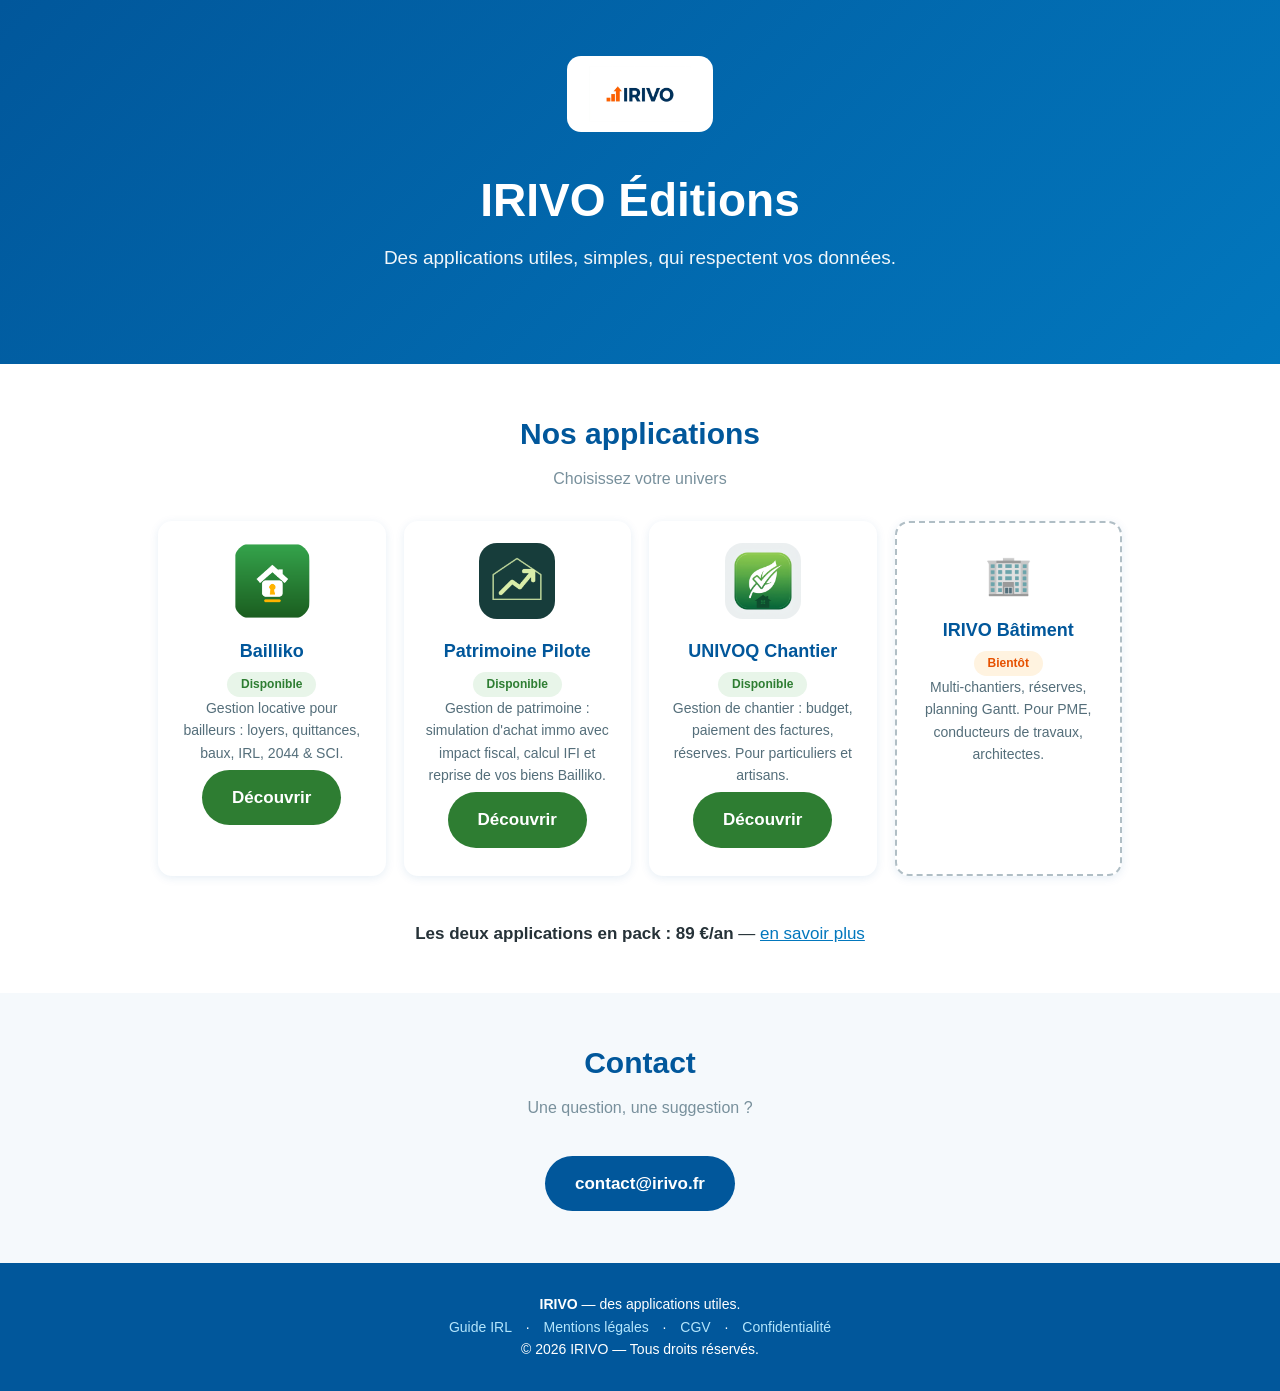
<file: index.html>
<!DOCTYPE html>
<html lang="fr">
<head>
<meta charset="UTF-8">
<meta name="viewport" content="width=device-width, initial-scale=1.0">
<title>IRIVO Éditions — Applications utiles | Bailliko, Patrimoine Pilote, UNIVOQ Chantier</title>
<meta name="description" content="IRIVO Éditions : des applications simples qui respectent vos données.">
<link rel="stylesheet" href="style.css">
</head>
<body>
<header class="anim">
<div class="wrap">
<span class="badge-logo"><img src="logo-irivo.png" alt="IRIVO"></span>
<h1>IRIVO Éditions</h1>
<p class="accroche">Des applications utiles, simples, qui respectent vos données.</p>
</div>
</header>
<section>
<div class="wrap">
<h2>Nos applications</h2>
<p class="sous">Choisissez votre univers</p>
<div class="grille apps">
<div class="carte carte-app anim"><img class="app-ico-xl" src="bailliko/icone-bailliko.png" alt="Bailliko"><h3>Bailliko</h3><p><span class="badge-dispo">Disponible</span></p><p>Gestion locative pour bailleurs : loyers, quittances, baux, IRL, 2044 &amp; SCI.</p><a class="btn" href="bailliko.html" data-irivopage="bailliko.html">Découvrir</a></div>
<div class="carte carte-app anim"><img class="app-ico-xl" src="icone-patrimoine-pilote.png" alt="Patrimoine Pilote"><h3>Patrimoine Pilote</h3><p><span class="badge-dispo">Disponible</span></p><p>Gestion de patrimoine : simulation d'achat immo avec impact fiscal, calcul IFI et reprise de vos biens Bailliko.</p><a class="btn" href="patrimoine-pilote.html" data-irivopage="patrimoine-pilote.html">Découvrir</a></div>
<div class="carte carte-app anim"><img class="app-ico-xl" src="icone-univoq-chantier.png" alt="UNIVOQ Chantier"><h3>UNIVOQ Chantier</h3><p><span class="badge-dispo">Disponible</span></p><p>Gestion de chantier : budget, paiement des factures, réserves. Pour particuliers et artisans.</p><a class="btn" href="univoq-chantier.html" data-irivopage="univoq-chantier.html">Découvrir</a></div>
<div class="carte carte-app futur anim"><div class="ico">🏢</div><h3>IRIVO Bâtiment</h3><p><span class="badge-soon">Bientôt</span></p><p>Multi-chantiers, réserves, planning Gantt. Pour PME, conducteurs de travaux, architectes.</p></div>
<p style="text-align:center;margin-top:26px;font-size:17px;grid-column:1/-1;"><strong>Les deux applications en pack : 89 €/an</strong> — <a href="patrimoine-pilote.html#tarifs" data-irivopage="commande.html" style="color:#0277bd;">en savoir plus</a></p>
</div>
</div>
</section>
<section class="gris">
<div class="wrap" style="text-align:center">
<h2>Contact</h2>
<p class="sous">Une question, une suggestion ?</p>
<p><a class="btn sombre" href="mailto:contact@irivo.fr">contact@irivo.fr</a></p>
</div>
</section>
<footer>
<div class="wrap">
<p><strong>IRIVO</strong> — des applications utiles.</p>
<p><a href="guide-revision-irl.html">Guide IRL</a> · <a href="mentions-legales.html">Mentions légales</a> · <a href="cgv.html">CGV</a> · <a href="confidentialite.html">Confidentialité</a></p>
<p>© 2026 IRIVO — Tous droits réservés.</p>
</div>
</footer>

</body>
</html>
</file>
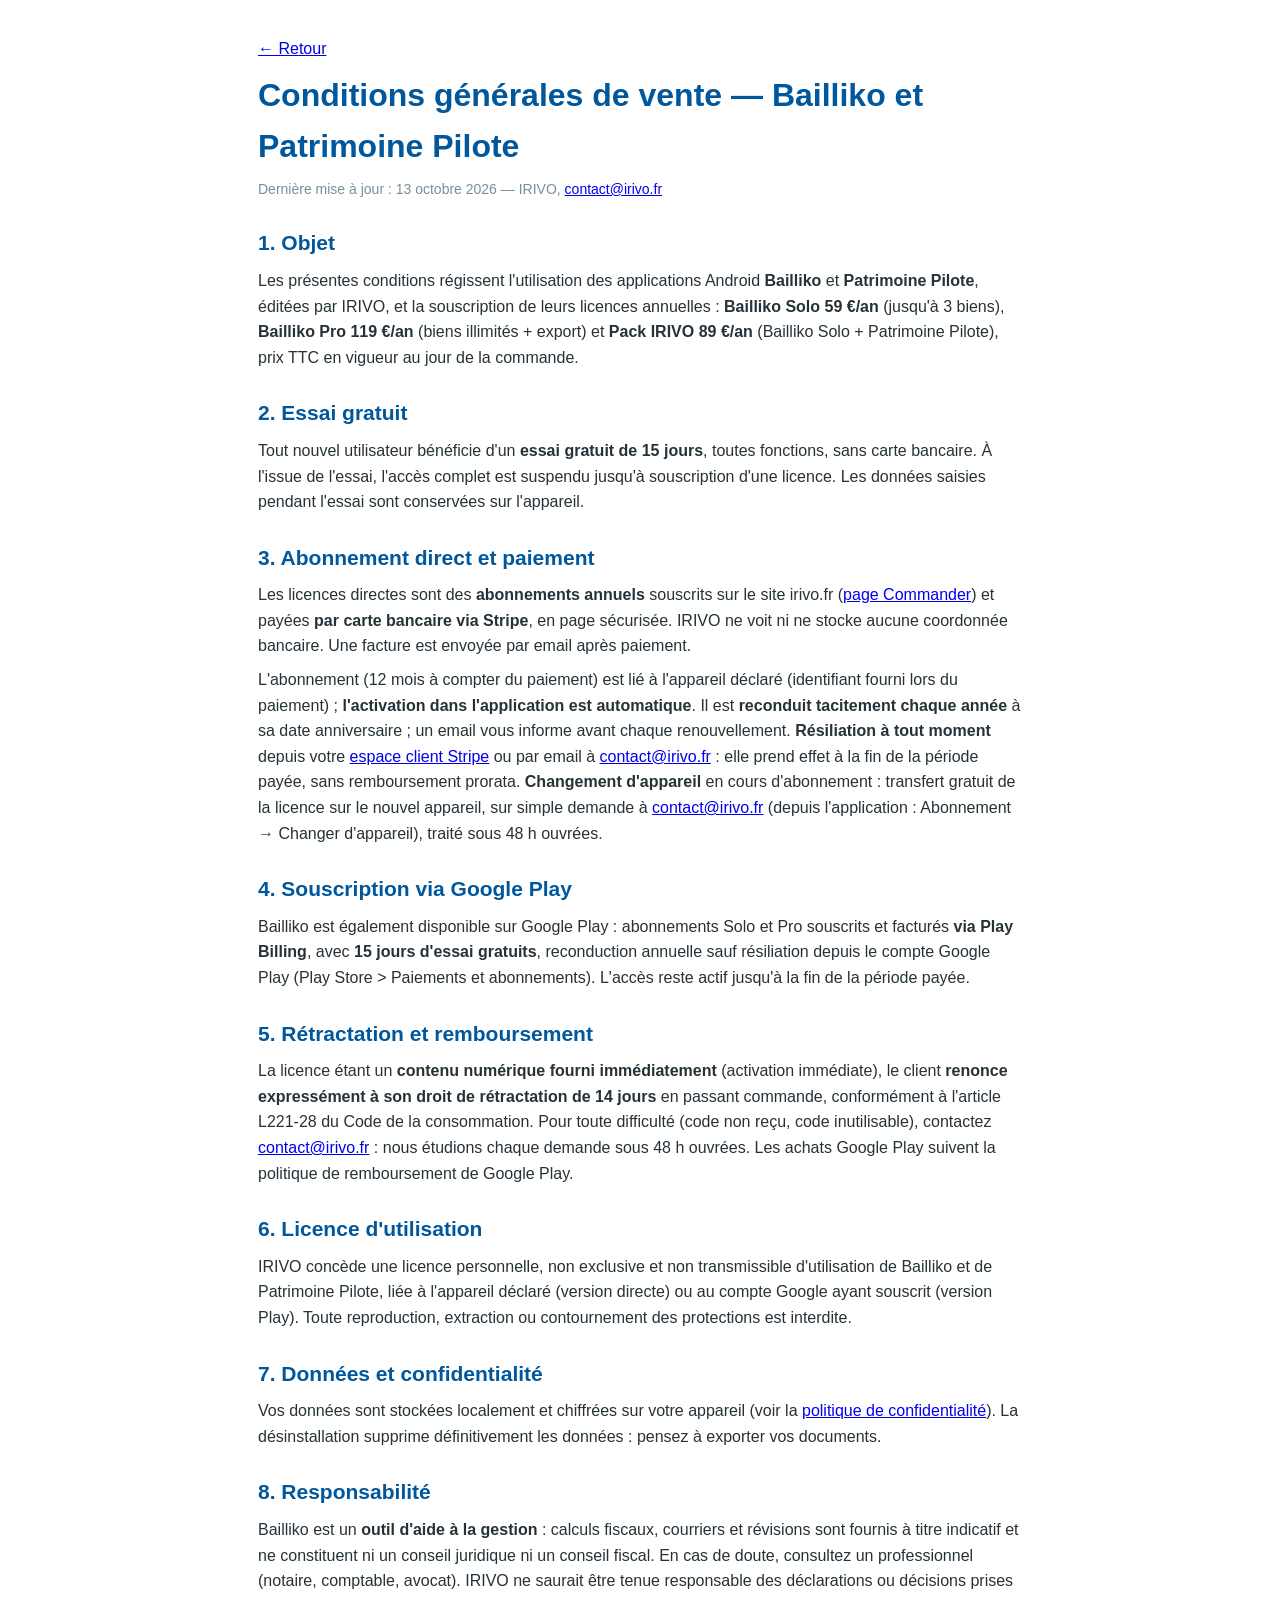
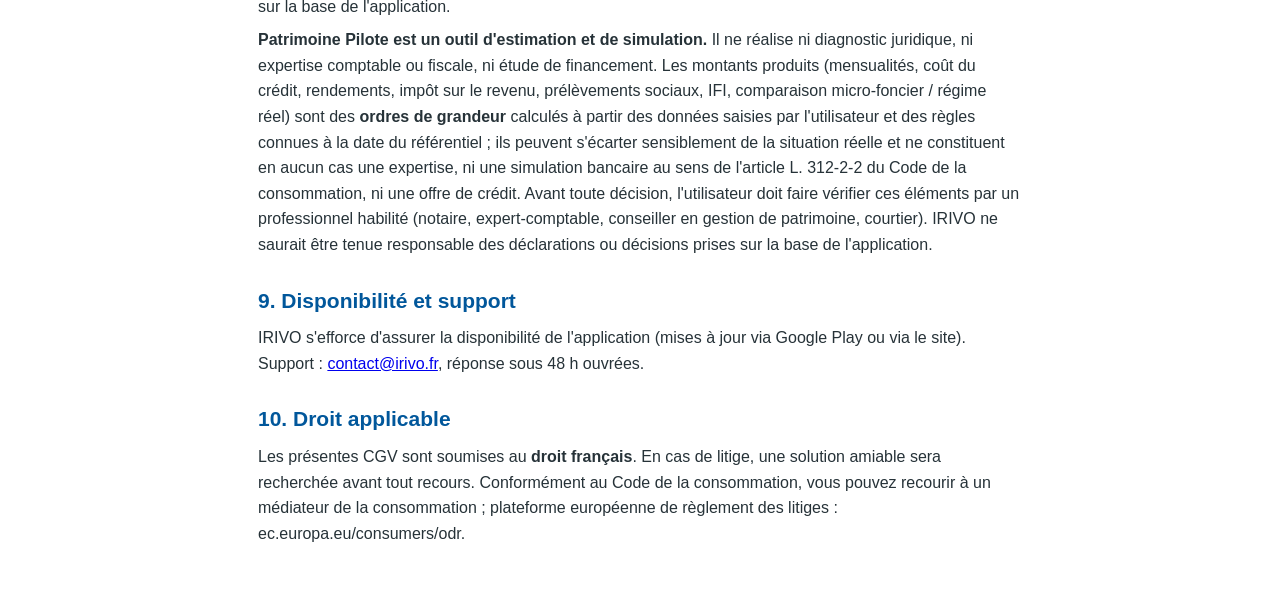
<file: cgv.html>
<!DOCTYPE html>
<html lang="fr">
<head>
<meta charset="UTF-8">
<meta name="viewport" content="width=device-width, initial-scale=1.0">
<title>CGV — Bailliko / IRIVO</title>
<link rel="stylesheet" href="style.css">
</head>
<body>
<div class="legal">
<p><a href="index.html">← Retour</a></p>
<h1>Conditions générales de vente — Bailliko et Patrimoine Pilote</h1>
<p class="maj">Dernière mise à jour : 13 octobre 2026 — IRIVO, <a href="mailto:contact@irivo.fr">contact@irivo.fr</a></p>

<h2>1. Objet</h2>
<p>Les présentes conditions régissent l'utilisation des applications Android <strong>Bailliko</strong> et <strong>Patrimoine Pilote</strong>, éditées par IRIVO, et la souscription de leurs licences annuelles : <strong>Bailliko Solo 59 €/an</strong> (jusqu'à 3 biens), <strong>Bailliko Pro 119 €/an</strong> (biens illimités + export) et <strong>Pack IRIVO 89 €/an</strong> (Bailliko Solo + Patrimoine Pilote), prix TTC en vigueur au jour de la commande.</p>

<h2>2. Essai gratuit</h2>
<p>Tout nouvel utilisateur bénéficie d'un <strong>essai gratuit de 15 jours</strong>, toutes fonctions, sans carte bancaire. À l'issue de l'essai, l'accès complet est suspendu jusqu'à souscription d'une licence. Les données saisies pendant l'essai sont conservées sur l'appareil.</p>

<h2>3. Abonnement direct et paiement</h2>
<p>Les licences directes sont des <strong>abonnements annuels</strong> souscrits sur le site irivo.fr (<a href="commande.html">page Commander</a>) et payées <strong>par carte bancaire via Stripe</strong>, en page sécurisée. IRIVO ne voit ni ne stocke aucune coordonnée bancaire. Une facture est envoyée par email après paiement.</p>
<p>L'abonnement (12 mois à compter du paiement) est lié à l'appareil déclaré (identifiant fourni lors du paiement) ; <strong>l'activation dans l'application est automatique</strong>. Il est <strong>reconduit tacitement chaque année</strong> à sa date anniversaire ; un email vous informe avant chaque renouvellement. <strong>Résiliation à tout moment</strong> depuis votre <a href="https://billing.stripe.com/p/login/6oU28rd5H0m96ZN2Q82Nq00">espace client Stripe</a> ou par email à <a href="mailto:contact@irivo.fr">contact@irivo.fr</a> : elle prend effet à la fin de la période payée, sans remboursement prorata. <strong>Changement d'appareil</strong> en cours d'abonnement : transfert gratuit de la licence sur le nouvel appareil, sur simple demande à <a href="mailto:contact@irivo.fr">contact@irivo.fr</a> (depuis l'application : Abonnement → Changer d'appareil), traité sous 48 h ouvrées.</p>

<h2>4. Souscription via Google Play</h2>
<p>Bailliko est également disponible sur Google Play : abonnements Solo et Pro souscrits et facturés <strong>via Play Billing</strong>, avec <strong>15 jours d'essai gratuits</strong>, reconduction annuelle sauf résiliation depuis le compte Google Play (Play Store &gt; Paiements et abonnements). L'accès reste actif jusqu'à la fin de la période payée.</p>

<h2>5. Rétractation et remboursement</h2>
<p>La licence étant un <strong>contenu numérique fourni immédiatement</strong> (activation immédiate), le client <strong>renonce expressément à son droit de rétractation de 14 jours</strong> en passant commande, conformément à l'article L221-28 du Code de la consommation. Pour toute difficulté (code non reçu, code inutilisable), contactez <a href="mailto:contact@irivo.fr">contact@irivo.fr</a> : nous étudions chaque demande sous 48 h ouvrées. Les achats Google Play suivent la politique de remboursement de Google Play.</p>

<h2>6. Licence d'utilisation</h2>
<p>IRIVO concède une licence personnelle, non exclusive et non transmissible d'utilisation de Bailliko et de Patrimoine Pilote, liée à l'appareil déclaré (version directe) ou au compte Google ayant souscrit (version Play). Toute reproduction, extraction ou contournement des protections est interdite.</p>

<h2>7. Données et confidentialité</h2>
<p>Vos données sont stockées localement et chiffrées sur votre appareil (voir la <a href="confidentialite.html">politique de confidentialité</a>). La désinstallation supprime définitivement les données : pensez à exporter vos documents.</p>

<h2>8. Responsabilité</h2>
<p>Bailliko est un <strong>outil d'aide à la gestion</strong> : calculs fiscaux, courriers et révisions sont fournis à titre indicatif et ne constituent ni un conseil juridique ni un conseil fiscal. En cas de doute, consultez un professionnel (notaire, comptable, avocat). IRIVO ne saurait être tenue responsable des déclarations ou décisions prises sur la base de l'application.</p>
<p><strong>Patrimoine Pilote est un outil d'estimation et de simulation.</strong> Il ne réalise ni diagnostic juridique, ni expertise comptable ou fiscale, ni étude de financement. Les montants produits (mensualités, coût du crédit, rendements, impôt sur le revenu, prélèvements sociaux, IFI, comparaison micro-foncier / régime réel) sont des <strong>ordres de grandeur</strong> calculés à partir des données saisies par l'utilisateur et des règles connues à la date du référentiel ; ils peuvent s'écarter sensiblement de la situation réelle et ne constituent en aucun cas une expertise, ni une simulation bancaire au sens de l'article L. 312-2-2 du Code de la consommation, ni une offre de crédit. Avant toute décision, l'utilisateur doit faire vérifier ces éléments par un professionnel habilité (notaire, expert-comptable, conseiller en gestion de patrimoine, courtier). IRIVO ne saurait être tenue responsable des déclarations ou décisions prises sur la base de l'application.</p>

<h2>9. Disponibilité et support</h2>
<p>IRIVO s'efforce d'assurer la disponibilité de l'application (mises à jour via Google Play ou via le site). Support : <a href="mailto:contact@irivo.fr">contact@irivo.fr</a>, réponse sous 48 h ouvrées.</p>

<h2>10. Droit applicable</h2>
<p>Les présentes CGV sont soumises au <strong>droit français</strong>. En cas de litige, une solution amiable sera recherchée avant tout recours. Conformément au Code de la consommation, vous pouvez recourir à un médiateur de la consommation ; plateforme européenne de règlement des litiges : ec.europa.eu/consumers/odr.</p>
</div>
</body>
</html>
</file>
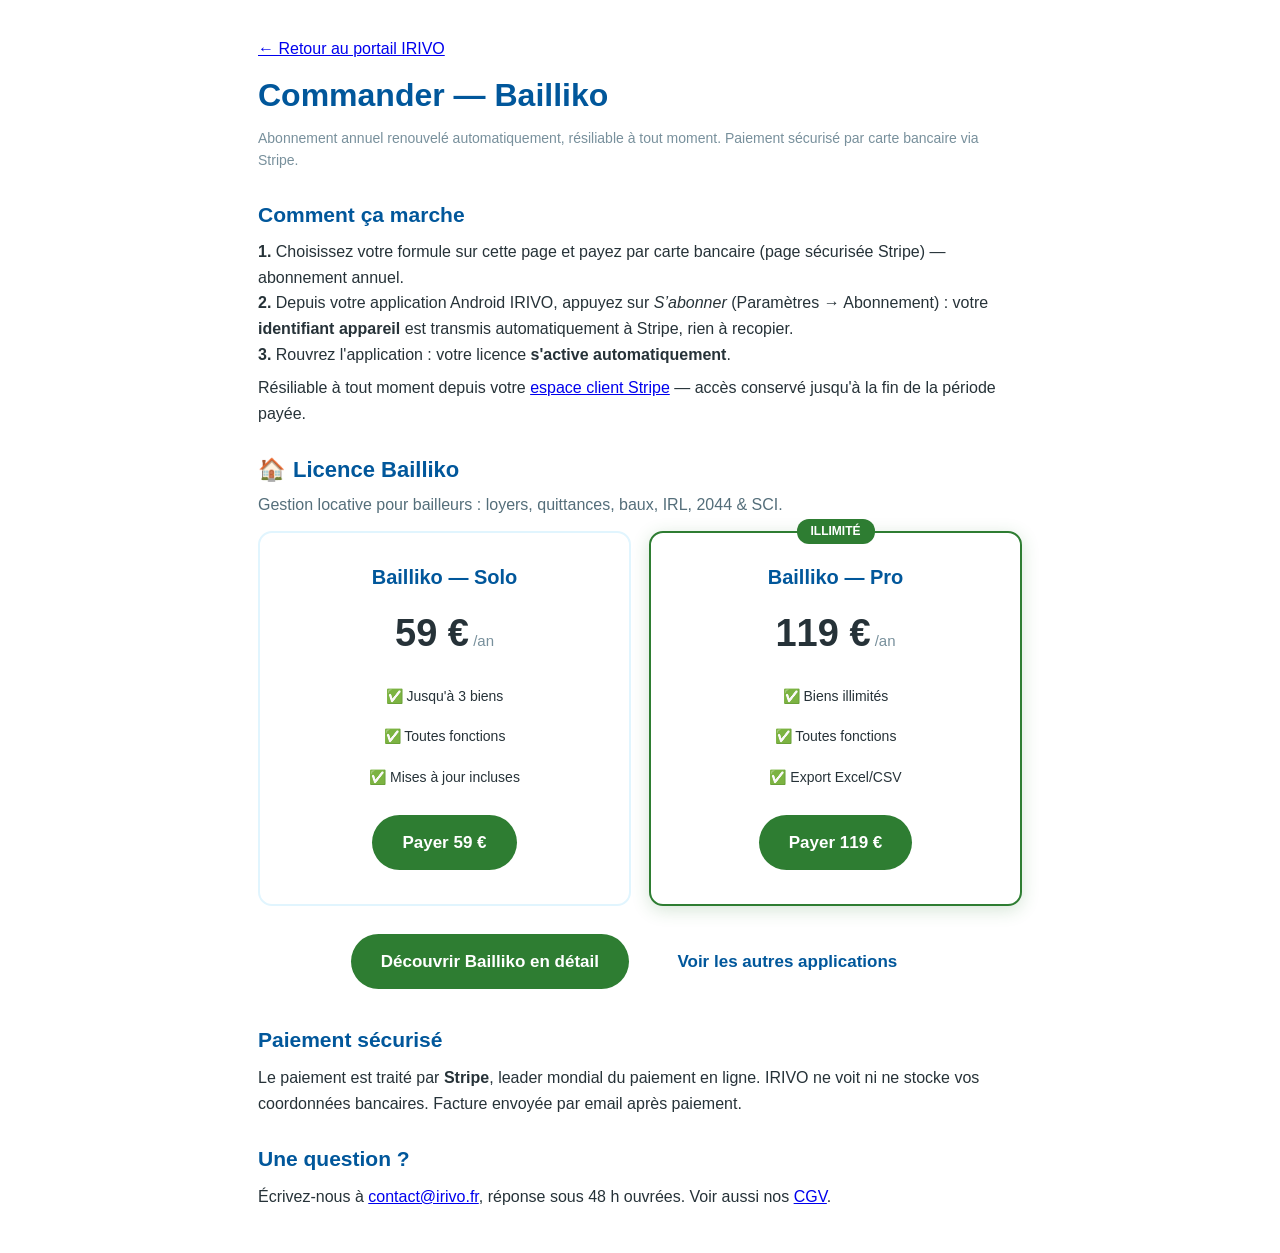
<file: commande-bailliko.html>
<!DOCTYPE html>
<html lang="fr">
<head>
<meta charset="UTF-8">
<meta name="viewport" content="width=device-width, initial-scale=1.0">
<title>Commander — Bailliko | IRIVO</title>
<link rel="stylesheet" href="style.css">
</head>
<body>
<div class="legal">
<p><a href="index.html" data-irivopage="index.html">← Retour au portail IRIVO</a></p>
<h1>Commander — Bailliko</h1>
<p class="maj">Abonnement annuel renouvelé automatiquement, résiliable à tout moment. Paiement sécurisé par carte bancaire via Stripe.</p>

<div id="aidBox" hidden style="border:2px solid #2e7d32;border-radius:14px;background:#e8f5e9;padding:16px 18px;margin:18px 0">
<h3 style="margin:0 0 6px;color:#1b5e20;">✅ Votre identifiant appareil est détecté (<span id="aidAppName">Application IRIVO</span>)</h3>
<p><strong id="aidValue" style="font-family:ui-monospace,SFMono-Regular,Menlo,monospace;font-size:17px;color:#01579b;"></strong></p>
<p style="font-size:13px;color:#263238;margin:6px 0 0">Il est automatiquement transmis à Stripe avec votre paiement (paramètre <code>client_reference_id</code>). Dès le paiement validé, votre licence s'active automatiquement sur votre téléphone.</p>
</div>

<h2>Comment ça marche</h2>
<p><strong>1.</strong> Choisissez votre formule sur cette page et payez par carte bancaire (page sécurisée Stripe) — abonnement annuel.<br>
<strong>2.</strong> Depuis votre application Android IRIVO, appuyez sur <em>S’abonner</em> (Paramètres → Abonnement) : votre <strong>identifiant appareil</strong> est transmis automatiquement à Stripe, rien à recopier.<br>
<strong>3.</strong> Rouvrez l'application : votre licence <strong>s'active automatiquement</strong>.</p>
<p>Résiliable à tout moment depuis votre <a href="https://billing.stripe.com/p/login/6oU28rd5H0m96ZN2Q82Nq00">espace client Stripe</a> — accès conservé jusqu'à la fin de la période payée.</p>


<div style="margin: 22px 0 14px;" data-app-prefix="BK">
  <h2 style="text-align:left; font-size:22px; margin-bottom:4px; display:flex; align-items:center; gap:8px;">
    <span>🏠</span>
    <span>Licence Bailliko</span>
  </h2>
  <p style="margin:0 0 14px;color:#546e7a;">Gestion locative pour bailleurs : loyers, quittances, baux, IRL, 2044 &amp; SCI.</p>
  <div class="tarifs">

<div class="tarif " id="bailliko-solo">
<h3>Bailliko — Solo</h3>
<div class="prix">59 €<span> /an</span></div>
<ul><li>✅ Jusqu'à 3 biens</li><li>✅ Toutes fonctions</li><li>✅ Mises à jour incluses</li></ul>
<a class="btn" href="https://buy.stripe.com/6oUdR93v70m983R0I02Nq01">Payer 59 €</a>
</div>

<div class="tarif top" id="bailliko-pro">
<div class="etiquette">ILLIMITÉ</div>
<h3>Bailliko — Pro</h3>
<div class="prix">119 €<span> /an</span></div>
<ul><li>✅ Biens illimités</li><li>✅ Toutes fonctions</li><li>✅ Export Excel/CSV</li></ul>
<a class="btn" href="https://buy.stripe.com/5kQ8wPd5H0m96ZN2Q82Nq02">Payer 119 €</a>
</div>
  </div>
</div>
<p style="text-align:center;margin-top:20px;"><a class="btn" href="bailliko.html" data-irivopage="bailliko.html">Découvrir Bailliko en détail</a> <a class="btn second" href="commande.html" data-irivopage="commande.html">Voir les autres applications</a></p>

<h2>Paiement sécurisé</h2>
<p>Le paiement est traité par <strong>Stripe</strong>, leader mondial du paiement en ligne. IRIVO ne voit ni ne stocke vos coordonnées bancaires. Facture envoyée par email après paiement.</p>

<h2>Une question ?</h2>
<p>Écrivez-nous à <a href="mailto:contact@irivo.fr">contact@irivo.fr</a>, réponse sous 48 h ouvrées. Voir aussi nos <a href="cgv.html">CGV</a>.</p>
</div>
<script>
/* Reconnaissance automatique des identifiants appareils de toutes les applications IRIVO
   (ex: ?aid=PP-XXXX..., ?aid=BK-XXXX..., ?aid=CH-XXXX..., ?aid=BT-XXXX...)
   et injection automatique dans client_reference_id sur tous les liens Stripe. */
(function(){
  var appPrefixes = {"BK":"Bailliko","PP":"Patrimoine Pilote","CH":"UNIVOQ Chantier","BT":"IRIVO Bâtiment"};
  var searchStr = location.search || "";
  var m = /[?&]aid=([A-Z]{2,4}-[0-9A-F]{8,20})\b/i.exec(searchStr);
  if(!m) return;
  var aid = m[1].toUpperCase();
  var prefix = aid.split('-')[0];
  var box = document.getElementById('aidBox');
  if(box){
    box.hidden = false;
    document.getElementById('aidValue').textContent = aid;
    var nameEl = document.getElementById('aidAppName');
    if(nameEl && appPrefixes[prefix]) nameEl.textContent = appPrefixes[prefix];
  }
  var links = document.querySelectorAll('a[href^="https://buy.stripe.com/"]');
  for(var i=0; i<links.length; i++){
    var h = links[i].getAttribute('href');
    if(h.indexOf('client_reference_id') >= 0) continue;
    links[i].setAttribute('href', h + (h.indexOf('?') < 0 ? '?' : '&') + 'client_reference_id=' + encodeURIComponent(aid));
  }
})();
</script>
<script>
(function(){
  var h = (location.hash || "").replace(/^#/, "");
  if (!h) return;
  var carte = document.getElementById(h);
  if (carte) { carte.style.outline = "3px solid #2e7d32"; carte.style.outlineOffset = "5px"; carte.style.borderRadius = "14px"; }
})();
</script>
</body>
</html>
</file>
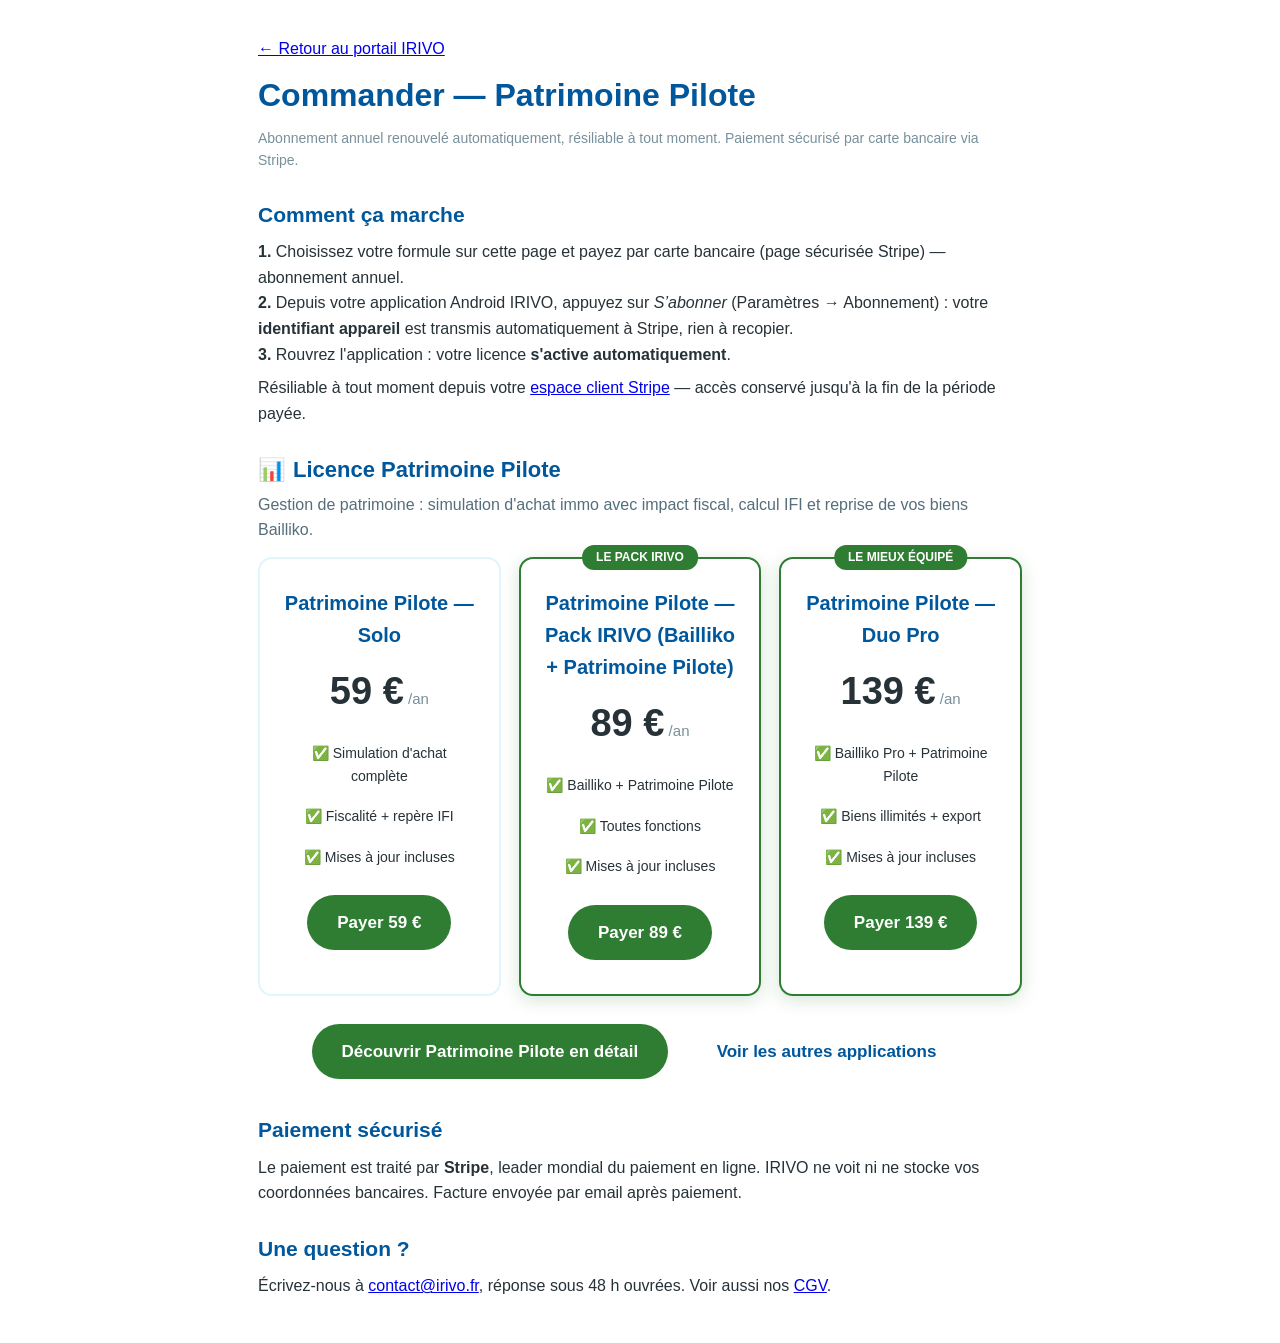
<file: commande-patrimoine-pilote.html>
<!DOCTYPE html>
<html lang="fr">
<head>
<meta charset="UTF-8">
<meta name="viewport" content="width=device-width, initial-scale=1.0">
<title>Commander — Patrimoine Pilote | IRIVO</title>
<link rel="stylesheet" href="style.css">
</head>
<body>
<div class="legal">
<p><a href="index.html" data-irivopage="index.html">← Retour au portail IRIVO</a></p>
<h1>Commander — Patrimoine Pilote</h1>
<p class="maj">Abonnement annuel renouvelé automatiquement, résiliable à tout moment. Paiement sécurisé par carte bancaire via Stripe.</p>

<div id="aidBox" hidden style="border:2px solid #2e7d32;border-radius:14px;background:#e8f5e9;padding:16px 18px;margin:18px 0">
<h3 style="margin:0 0 6px;color:#1b5e20;">✅ Votre identifiant appareil est détecté (<span id="aidAppName">Application IRIVO</span>)</h3>
<p><strong id="aidValue" style="font-family:ui-monospace,SFMono-Regular,Menlo,monospace;font-size:17px;color:#01579b;"></strong></p>
<p style="font-size:13px;color:#263238;margin:6px 0 0">Il est automatiquement transmis à Stripe avec votre paiement (paramètre <code>client_reference_id</code>). Dès le paiement validé, votre licence s'active automatiquement sur votre téléphone.</p>
</div>

<h2>Comment ça marche</h2>
<p><strong>1.</strong> Choisissez votre formule sur cette page et payez par carte bancaire (page sécurisée Stripe) — abonnement annuel.<br>
<strong>2.</strong> Depuis votre application Android IRIVO, appuyez sur <em>S’abonner</em> (Paramètres → Abonnement) : votre <strong>identifiant appareil</strong> est transmis automatiquement à Stripe, rien à recopier.<br>
<strong>3.</strong> Rouvrez l'application : votre licence <strong>s'active automatiquement</strong>.</p>
<p>Résiliable à tout moment depuis votre <a href="https://billing.stripe.com/p/login/6oU28rd5H0m96ZN2Q82Nq00">espace client Stripe</a> — accès conservé jusqu'à la fin de la période payée.</p>


<div style="margin: 22px 0 14px;" data-app-prefix="PP">
  <h2 style="text-align:left; font-size:22px; margin-bottom:4px; display:flex; align-items:center; gap:8px;">
    <span>📊</span>
    <span>Licence Patrimoine Pilote</span>
  </h2>
  <p style="margin:0 0 14px;color:#546e7a;">Gestion de patrimoine : simulation d'achat immo avec impact fiscal, calcul IFI et reprise de vos biens Bailliko.</p>
  <div class="tarifs">

<div class="tarif " id="patrimoine-pilote-solo">
<h3>Patrimoine Pilote — Solo</h3>
<div class="prix">59 €<span> /an</span></div>
<ul><li>✅ Simulation d'achat complète</li><li>✅ Fiscalité + repère IFI</li><li>✅ Mises à jour incluses</li></ul>
<a class="btn" href="https://buy.stripe.com/4gMeVdc1D3yl0Bp3Uc2Nq03">Payer 59 €</a>
</div>

<div class="tarif top" id="pack-irivo">
<div class="etiquette">LE PACK IRIVO</div>
<h3>Patrimoine Pilote — Pack IRIVO (Bailliko + Patrimoine Pilote)</h3>
<div class="prix">89 €<span> /an</span></div>
<ul><li>✅ Bailliko + Patrimoine Pilote</li><li>✅ Toutes fonctions</li><li>✅ Mises à jour incluses</li></ul>
<a class="btn" href="https://buy.stripe.com/8x2cN5c1Dc4R5VJeyQ2Nq04">Payer 89 €</a>
</div>

<div class="tarif top" id="duo-pro">
<div class="etiquette">LE MIEUX ÉQUIPÉ</div>
<h3>Patrimoine Pilote — Duo Pro</h3>
<div class="prix">139 €<span> /an</span></div>
<ul><li>✅ Bailliko Pro + Patrimoine Pilote</li><li>✅ Biens illimités + export</li><li>✅ Mises à jour incluses</li></ul>
<a class="btn" href="https://buy.stripe.com/dRm3cv9Tvb0N6ZN62k2Nq05">Payer 139 €</a>
</div>
  </div>
</div>
<p style="text-align:center;margin-top:20px;"><a class="btn" href="patrimoine-pilote.html" data-irivopage="patrimoine-pilote.html">Découvrir Patrimoine Pilote en détail</a> <a class="btn second" href="commande.html" data-irivopage="commande.html">Voir les autres applications</a></p>

<h2>Paiement sécurisé</h2>
<p>Le paiement est traité par <strong>Stripe</strong>, leader mondial du paiement en ligne. IRIVO ne voit ni ne stocke vos coordonnées bancaires. Facture envoyée par email après paiement.</p>

<h2>Une question ?</h2>
<p>Écrivez-nous à <a href="mailto:contact@irivo.fr">contact@irivo.fr</a>, réponse sous 48 h ouvrées. Voir aussi nos <a href="cgv.html">CGV</a>.</p>
</div>
<script>
/* Reconnaissance automatique des identifiants appareils de toutes les applications IRIVO
   (ex: ?aid=PP-XXXX..., ?aid=BK-XXXX..., ?aid=CH-XXXX..., ?aid=BT-XXXX...)
   et injection automatique dans client_reference_id sur tous les liens Stripe. */
(function(){
  var appPrefixes = {"BK":"Bailliko","PP":"Patrimoine Pilote","CH":"UNIVOQ Chantier","BT":"IRIVO Bâtiment"};
  var searchStr = location.search || "";
  var m = /[?&]aid=([A-Z]{2,4}-[0-9A-F]{8,20})\b/i.exec(searchStr);
  if(!m) return;
  var aid = m[1].toUpperCase();
  var prefix = aid.split('-')[0];
  var box = document.getElementById('aidBox');
  if(box){
    box.hidden = false;
    document.getElementById('aidValue').textContent = aid;
    var nameEl = document.getElementById('aidAppName');
    if(nameEl && appPrefixes[prefix]) nameEl.textContent = appPrefixes[prefix];
  }
  var links = document.querySelectorAll('a[href^="https://buy.stripe.com/"]');
  for(var i=0; i<links.length; i++){
    var h = links[i].getAttribute('href');
    if(h.indexOf('client_reference_id') >= 0) continue;
    links[i].setAttribute('href', h + (h.indexOf('?') < 0 ? '?' : '&') + 'client_reference_id=' + encodeURIComponent(aid));
  }
})();
</script>
<script>
(function(){
  var h = (location.hash || "").replace(/^#/, "");
  if (!h) return;
  var carte = document.getElementById(h);
  if (carte) { carte.style.outline = "3px solid #2e7d32"; carte.style.outlineOffset = "5px"; carte.style.borderRadius = "14px"; }
})();
</script>
</body>
</html>
</file>
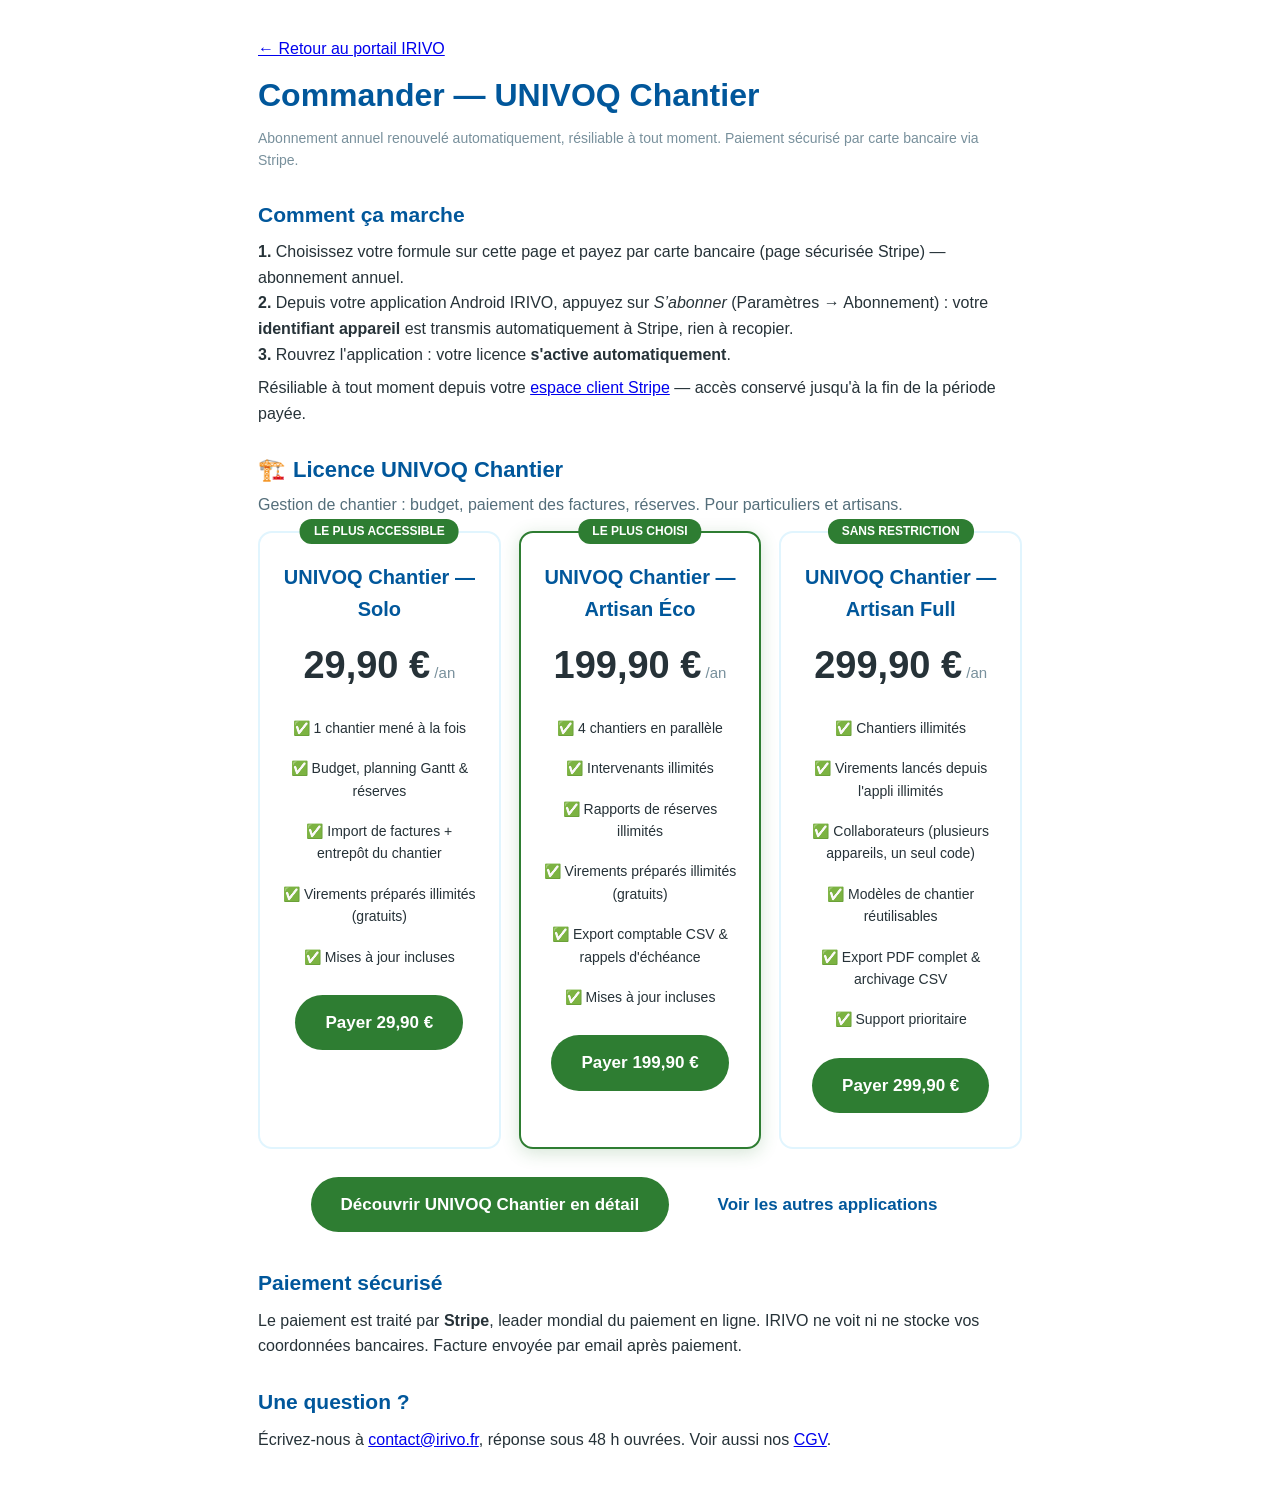
<file: commande-univoq-chantier.html>
<!DOCTYPE html>
<html lang="fr">
<head>
<meta charset="UTF-8">
<meta name="viewport" content="width=device-width, initial-scale=1.0">
<title>Commander — UNIVOQ Chantier | IRIVO</title>
<link rel="stylesheet" href="style.css">
</head>
<body>
<div class="legal">
<p><a href="index.html" data-irivopage="index.html">← Retour au portail IRIVO</a></p>
<h1>Commander — UNIVOQ Chantier</h1>
<p class="maj">Abonnement annuel renouvelé automatiquement, résiliable à tout moment. Paiement sécurisé par carte bancaire via Stripe.</p>

<div id="aidBox" hidden style="border:2px solid #2e7d32;border-radius:14px;background:#e8f5e9;padding:16px 18px;margin:18px 0">
<h3 style="margin:0 0 6px;color:#1b5e20;">✅ Votre identifiant appareil est détecté (<span id="aidAppName">Application IRIVO</span>)</h3>
<p><strong id="aidValue" style="font-family:ui-monospace,SFMono-Regular,Menlo,monospace;font-size:17px;color:#01579b;"></strong></p>
<p style="font-size:13px;color:#263238;margin:6px 0 0">Il est automatiquement transmis à Stripe avec votre paiement (paramètre <code>client_reference_id</code>). Dès le paiement validé, votre licence s'active automatiquement sur votre téléphone.</p>
</div>

<h2>Comment ça marche</h2>
<p><strong>1.</strong> Choisissez votre formule sur cette page et payez par carte bancaire (page sécurisée Stripe) — abonnement annuel.<br>
<strong>2.</strong> Depuis votre application Android IRIVO, appuyez sur <em>S’abonner</em> (Paramètres → Abonnement) : votre <strong>identifiant appareil</strong> est transmis automatiquement à Stripe, rien à recopier.<br>
<strong>3.</strong> Rouvrez l'application : votre licence <strong>s'active automatiquement</strong>.</p>
<p>Résiliable à tout moment depuis votre <a href="https://billing.stripe.com/p/login/6oU28rd5H0m96ZN2Q82Nq00">espace client Stripe</a> — accès conservé jusqu'à la fin de la période payée.</p>


<div style="margin: 22px 0 14px;" data-app-prefix="CH">
  <h2 style="text-align:left; font-size:22px; margin-bottom:4px; display:flex; align-items:center; gap:8px;">
    <span>🏗️</span>
    <span>Licence UNIVOQ Chantier</span>
  </h2>
  <p style="margin:0 0 14px;color:#546e7a;">Gestion de chantier : budget, paiement des factures, réserves. Pour particuliers et artisans.</p>
  <div class="tarifs">

<div class="tarif " id="univoq-chantier-solo">
<div class="etiquette">LE PLUS ACCESSIBLE</div>
<h3>UNIVOQ Chantier — Solo</h3>
<div class="prix">29,90 €<span> /an</span></div>
<ul><li>✅ 1 chantier mené à la fois</li><li>✅ Budget, planning Gantt &amp; réserves</li><li>✅ Import de factures + entrepôt du chantier</li><li>✅ Virements préparés illimités (gratuits)</li><li>✅ Mises à jour incluses</li></ul>
<a class="btn" href="https://buy.stripe.com/00wcN5aXz9WJ6ZN9ew2Nq06">Payer 29,90 €</a>
</div>

<div class="tarif top" id="univoq-chantier-artisan-eco">
<div class="etiquette">LE PLUS CHOISI</div>
<h3>UNIVOQ Chantier — Artisan Éco</h3>
<div class="prix">199,90 €<span> /an</span></div>
<ul><li>✅ 4 chantiers en parallèle</li><li>✅ Intervenants illimités</li><li>✅ Rapports de réserves illimités</li><li>✅ Virements préparés illimités (gratuits)</li><li>✅ Export comptable CSV &amp; rappels d'échéance</li><li>✅ Mises à jour incluses</li></ul>
<a class="btn" href="https://buy.stripe.com/5kQeVdd5HecZ6ZN1M42Nq07">Payer 199,90 €</a>
</div>

<div class="tarif " id="univoq-chantier-artisan-full">
<div class="etiquette">SANS RESTRICTION</div>
<h3>UNIVOQ Chantier — Artisan Full</h3>
<div class="prix">299,90 €<span> /an</span></div>
<ul><li>✅ Chantiers illimités</li><li>✅ Virements lancés depuis l'appli illimités</li><li>✅ Collaborateurs (plusieurs appareils, un seul code)</li><li>✅ Modèles de chantier réutilisables</li><li>✅ Export PDF complet &amp; archivage CSV</li><li>✅ Support prioritaire</li></ul>
<a class="btn" href="https://buy.stripe.com/bJe9AT1mZ4CpesfbmE2Nq08">Payer 299,90 €</a>
</div>
  </div>
</div>
<p style="text-align:center;margin-top:20px;"><a class="btn" href="univoq-chantier.html" data-irivopage="univoq-chantier.html">Découvrir UNIVOQ Chantier en détail</a> <a class="btn second" href="commande.html" data-irivopage="commande.html">Voir les autres applications</a></p>

<h2>Paiement sécurisé</h2>
<p>Le paiement est traité par <strong>Stripe</strong>, leader mondial du paiement en ligne. IRIVO ne voit ni ne stocke vos coordonnées bancaires. Facture envoyée par email après paiement.</p>

<h2>Une question ?</h2>
<p>Écrivez-nous à <a href="mailto:contact@irivo.fr">contact@irivo.fr</a>, réponse sous 48 h ouvrées. Voir aussi nos <a href="cgv.html">CGV</a>.</p>
</div>
<script>
/* Reconnaissance automatique des identifiants appareils de toutes les applications IRIVO
   (ex: ?aid=PP-XXXX..., ?aid=BK-XXXX..., ?aid=CH-XXXX..., ?aid=BT-XXXX...)
   et injection automatique dans client_reference_id sur tous les liens Stripe. */
(function(){
  var appPrefixes = {"BK":"Bailliko","PP":"Patrimoine Pilote","CH":"UNIVOQ Chantier","BT":"IRIVO Bâtiment"};
  var searchStr = location.search || "";
  var m = /[?&]aid=([A-Z]{2,4}-[0-9A-F]{8,20})\b/i.exec(searchStr);
  if(!m) return;
  var aid = m[1].toUpperCase();
  var prefix = aid.split('-')[0];
  var box = document.getElementById('aidBox');
  if(box){
    box.hidden = false;
    document.getElementById('aidValue').textContent = aid;
    var nameEl = document.getElementById('aidAppName');
    if(nameEl && appPrefixes[prefix]) nameEl.textContent = appPrefixes[prefix];
  }
  var links = document.querySelectorAll('a[href^="https://buy.stripe.com/"]');
  for(var i=0; i<links.length; i++){
    var h = links[i].getAttribute('href');
    if(h.indexOf('client_reference_id') >= 0) continue;
    links[i].setAttribute('href', h + (h.indexOf('?') < 0 ? '?' : '&') + 'client_reference_id=' + encodeURIComponent(aid));
  }
})();
</script>
<script>
(function(){
  var h = (location.hash || "").replace(/^#/, "");
  if (!h) return;
  var carte = document.getElementById(h);
  if (carte) { carte.style.outline = "3px solid #2e7d32"; carte.style.outlineOffset = "5px"; carte.style.borderRadius = "14px"; }
})();
</script>
</body>
</html>
</file>
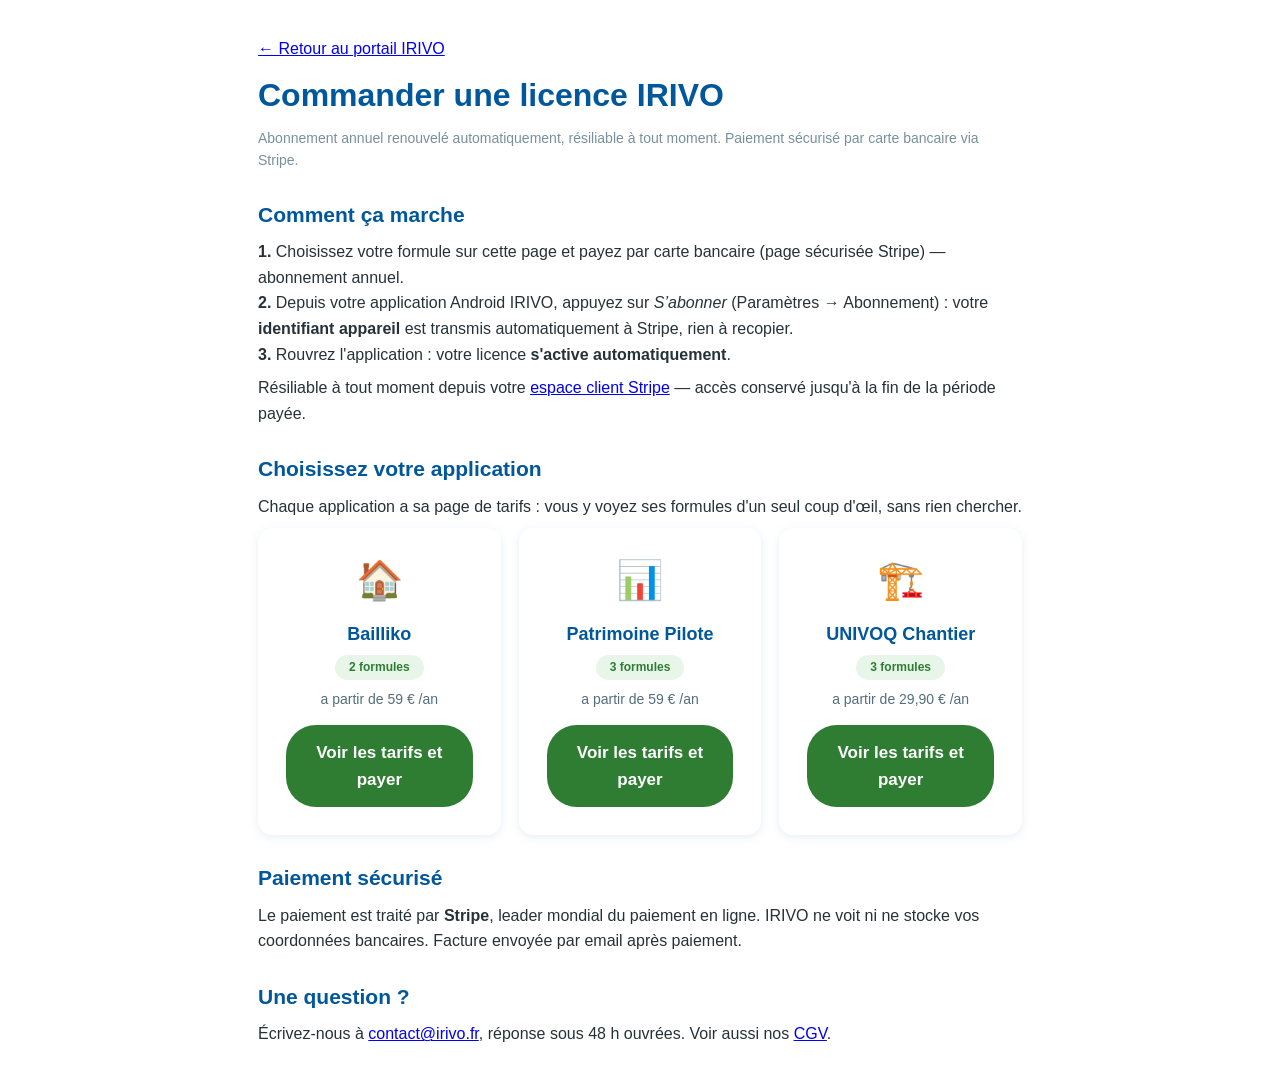
<file: commande.html>
<!DOCTYPE html>
<html lang="fr">
<head>
<meta charset="UTF-8">
<meta name="viewport" content="width=device-width, initial-scale=1.0">
<title>Commander une licence IRIVO | IRIVO</title>
<link rel="stylesheet" href="style.css">
</head>
<body>
<div class="legal">
<p><a href="index.html" data-irivopage="index.html">← Retour au portail IRIVO</a></p>
<h1>Commander une licence IRIVO</h1>
<p class="maj">Abonnement annuel renouvelé automatiquement, résiliable à tout moment. Paiement sécurisé par carte bancaire via Stripe.</p>

<div id="aidBox" hidden style="border:2px solid #2e7d32;border-radius:14px;background:#e8f5e9;padding:16px 18px;margin:18px 0">
<h3 style="margin:0 0 6px;color:#1b5e20;">✅ Votre identifiant appareil est détecté (<span id="aidAppName">Application IRIVO</span>)</h3>
<p><strong id="aidValue" style="font-family:ui-monospace,SFMono-Regular,Menlo,monospace;font-size:17px;color:#01579b;"></strong></p>
<p style="font-size:13px;color:#263238;margin:6px 0 0">Il est automatiquement transmis à Stripe avec votre paiement (paramètre <code>client_reference_id</code>). Dès le paiement validé, votre licence s'active automatiquement sur votre téléphone.</p>
</div>

<h2>Comment ça marche</h2>
<p><strong>1.</strong> Choisissez votre formule sur cette page et payez par carte bancaire (page sécurisée Stripe) — abonnement annuel.<br>
<strong>2.</strong> Depuis votre application Android IRIVO, appuyez sur <em>S’abonner</em> (Paramètres → Abonnement) : votre <strong>identifiant appareil</strong> est transmis automatiquement à Stripe, rien à recopier.<br>
<strong>3.</strong> Rouvrez l'application : votre licence <strong>s'active automatiquement</strong>.</p>
<p>Résiliable à tout moment depuis votre <a href="https://billing.stripe.com/p/login/6oU28rd5H0m96ZN2Q82Nq00">espace client Stripe</a> — accès conservé jusqu'à la fin de la période payée.</p>


<h2>Choisissez votre application</h2>
<p>Chaque application a sa page de tarifs : vous y voyez ses formules d'un seul coup d'œil, sans rien chercher.</p>
<div class="grille apps">
<div class="carte carte-app anim"><div class="ico">🏠</div><h3>Bailliko</h3><p><span class="badge-dispo">2 formules</span></p><p>a partir de 59 € /an</p><a class="btn" href="commande-bailliko.html" data-irivopage="commande-bailliko.html">Voir les tarifs et payer</a></div>
<div class="carte carte-app anim"><div class="ico">📊</div><h3>Patrimoine Pilote</h3><p><span class="badge-dispo">3 formules</span></p><p>a partir de 59 € /an</p><a class="btn" href="commande-patrimoine-pilote.html" data-irivopage="commande-patrimoine-pilote.html">Voir les tarifs et payer</a></div>
<div class="carte carte-app anim"><div class="ico">🏗️</div><h3>UNIVOQ Chantier</h3><p><span class="badge-dispo">3 formules</span></p><p>a partir de 29,90 € /an</p><a class="btn" href="commande-univoq-chantier.html" data-irivopage="commande-univoq-chantier.html">Voir les tarifs et payer</a></div>
</div>

<h2>Paiement sécurisé</h2>
<p>Le paiement est traité par <strong>Stripe</strong>, leader mondial du paiement en ligne. IRIVO ne voit ni ne stocke vos coordonnées bancaires. Facture envoyée par email après paiement.</p>

<h2>Une question ?</h2>
<p>Écrivez-nous à <a href="mailto:contact@irivo.fr">contact@irivo.fr</a>, réponse sous 48 h ouvrées. Voir aussi nos <a href="cgv.html">CGV</a>.</p>
</div>
<script>
/* Reconnaissance automatique des identifiants appareils de toutes les applications IRIVO
   (ex: ?aid=PP-XXXX..., ?aid=BK-XXXX..., ?aid=CH-XXXX..., ?aid=BT-XXXX...)
   et injection automatique dans client_reference_id sur tous les liens Stripe. */
(function(){
  var appPrefixes = {"BK":"Bailliko","PP":"Patrimoine Pilote","CH":"UNIVOQ Chantier","BT":"IRIVO Bâtiment"};
  var searchStr = location.search || "";
  var m = /[?&]aid=([A-Z]{2,4}-[0-9A-F]{8,20})\b/i.exec(searchStr);
  if(!m) return;
  var aid = m[1].toUpperCase();
  var prefix = aid.split('-')[0];
  var box = document.getElementById('aidBox');
  if(box){
    box.hidden = false;
    document.getElementById('aidValue').textContent = aid;
    var nameEl = document.getElementById('aidAppName');
    if(nameEl && appPrefixes[prefix]) nameEl.textContent = appPrefixes[prefix];
  }
  var links = document.querySelectorAll('a[href^="https://buy.stripe.com/"]');
  for(var i=0; i<links.length; i++){
    var h = links[i].getAttribute('href');
    if(h.indexOf('client_reference_id') >= 0) continue;
    links[i].setAttribute('href', h + (h.indexOf('?') < 0 ? '?' : '&') + 'client_reference_id=' + encodeURIComponent(aid));
  }
})();
</script>
<script>
(function(){
  var destinations = {"bailliko":"commande-bailliko.html","bailliko-solo":"commande-bailliko.html","bailliko-pro":"commande-bailliko.html","patrimoine-pilote":"commande-patrimoine-pilote.html","patrimoine-pilote-solo":"commande-patrimoine-pilote.html","pack-irivo":"commande-patrimoine-pilote.html","duo-pro":"commande-patrimoine-pilote.html","univoq-chantier":"commande-univoq-chantier.html","univoq-chantier-solo":"commande-univoq-chantier.html","univoq-chantier-artisan-eco":"commande-univoq-chantier.html","univoq-chantier-artisan-full":"commande-univoq-chantier.html"};
  var h = (location.hash || "").replace(/^#/, "");
  if (!h) return;
  var cible = destinations[h] || destinations[h.toLowerCase()];
  if (cible) location.replace(cible + "#" + h);
})();
</script>
</body>
</html>
</file>
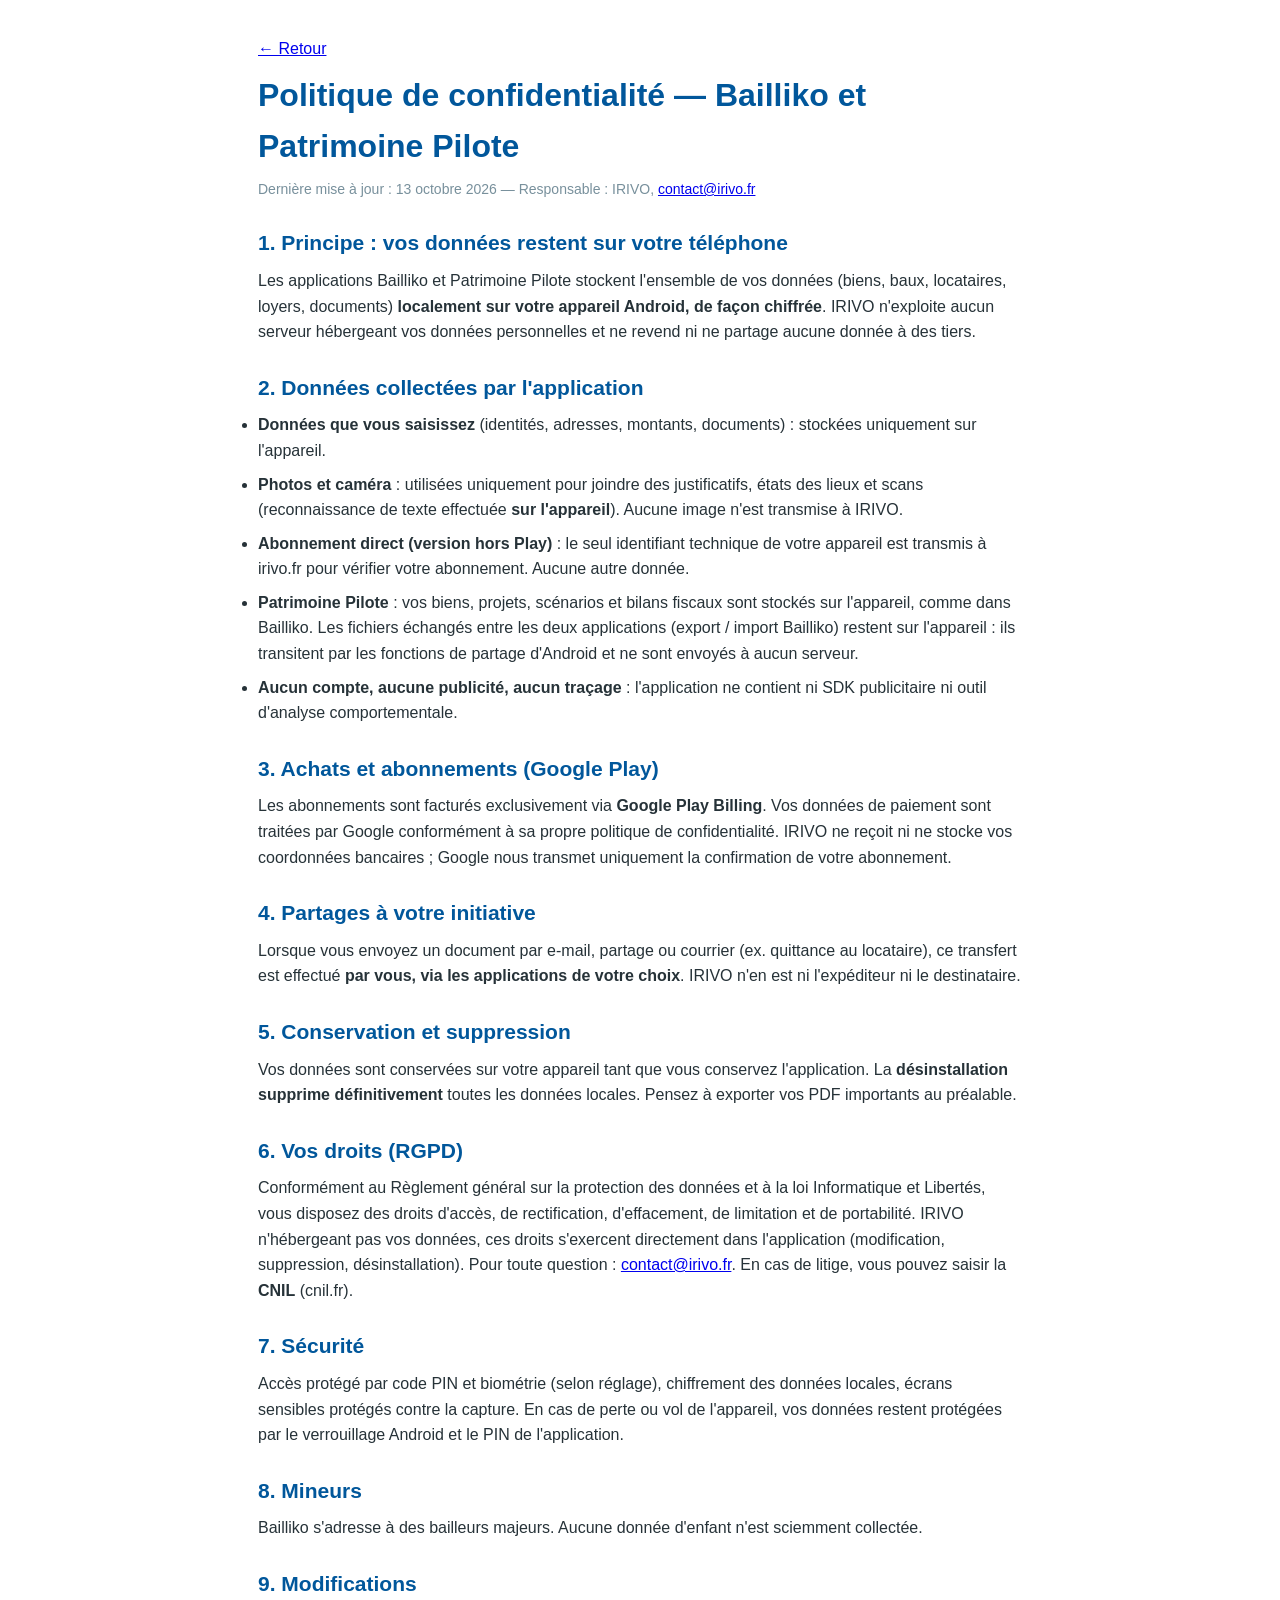
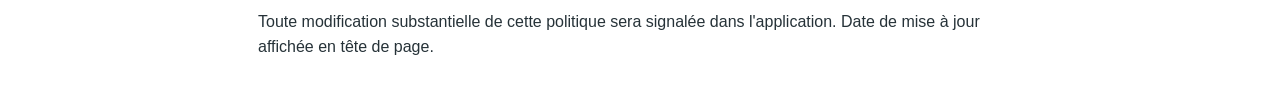
<file: confidentialite.html>
<!DOCTYPE html>
<html lang="fr">
<head>
<meta charset="UTF-8">
<meta name="viewport" content="width=device-width, initial-scale=1.0">
<title>Politique de confidentialité — Bailliko / IRIVO</title>
<link rel="stylesheet" href="style.css">
</head>
<body>
<div class="legal">
<p><a href="index.html">← Retour</a></p>
<h1>Politique de confidentialité — Bailliko et Patrimoine Pilote</h1>
<p class="maj">Dernière mise à jour : 13 octobre 2026 — Responsable : IRIVO, <a href="mailto:contact@irivo.fr">contact@irivo.fr</a></p>

<h2>1. Principe : vos données restent sur votre téléphone</h2>
<p>Les applications Bailliko et Patrimoine Pilote stockent l'ensemble de vos données (biens, baux, locataires, loyers, documents) <strong>localement sur votre appareil Android, de façon chiffrée</strong>. IRIVO n'exploite aucun serveur hébergeant vos données personnelles et ne revend ni ne partage aucune donnée à des tiers.</p>

<h2>2. Données collectées par l'application</h2>
<ul>
<li><strong>Données que vous saisissez</strong> (identités, adresses, montants, documents) : stockées uniquement sur l'appareil.</li>
<li><strong>Photos et caméra</strong> : utilisées uniquement pour joindre des justificatifs, états des lieux et scans (reconnaissance de texte effectuée <strong>sur l'appareil</strong>). Aucune image n'est transmise à IRIVO.</li>
<li><strong>Abonnement direct (version hors Play)</strong> : le seul identifiant technique de votre appareil est transmis à irivo.fr pour vérifier votre abonnement. Aucune autre donnée.</li>
<li><strong>Patrimoine Pilote</strong> : vos biens, projets, scénarios et bilans fiscaux sont stockés sur l'appareil, comme dans Bailliko. Les fichiers échangés entre les deux applications (export / import Bailliko) restent sur l'appareil : ils transitent par les fonctions de partage d'Android et ne sont envoyés à aucun serveur.</li>
<li><strong>Aucun compte, aucune publicité, aucun traçage</strong> : l'application ne contient ni SDK publicitaire ni outil d'analyse comportementale.</li>
</ul>

<h2>3. Achats et abonnements (Google Play)</h2>
<p>Les abonnements sont facturés exclusivement via <strong>Google Play Billing</strong>. Vos données de paiement sont traitées par Google conformément à sa propre politique de confidentialité. IRIVO ne reçoit ni ne stocke vos coordonnées bancaires ; Google nous transmet uniquement la confirmation de votre abonnement.</p>

<h2>4. Partages à votre initiative</h2>
<p>Lorsque vous envoyez un document par e-mail, partage ou courrier (ex. quittance au locataire), ce transfert est effectué <strong>par vous, via les applications de votre choix</strong>. IRIVO n'en est ni l'expéditeur ni le destinataire.</p>

<h2>5. Conservation et suppression</h2>
<p>Vos données sont conservées sur votre appareil tant que vous conservez l'application. La <strong>désinstallation supprime définitivement</strong> toutes les données locales. Pensez à exporter vos PDF importants au préalable.</p>

<h2>6. Vos droits (RGPD)</h2>
<p>Conformément au Règlement général sur la protection des données et à la loi Informatique et Libertés, vous disposez des droits d'accès, de rectification, d'effacement, de limitation et de portabilité. IRIVO n'hébergeant pas vos données, ces droits s'exercent directement dans l'application (modification, suppression, désinstallation). Pour toute question : <a href="mailto:contact@irivo.fr">contact@irivo.fr</a>. En cas de litige, vous pouvez saisir la <strong>CNIL</strong> (cnil.fr).</p>

<h2>7. Sécurité</h2>
<p>Accès protégé par code PIN et biométrie (selon réglage), chiffrement des données locales, écrans sensibles protégés contre la capture. En cas de perte ou vol de l'appareil, vos données restent protégées par le verrouillage Android et le PIN de l'application.</p>

<h2>8. Mineurs</h2>
<p>Bailliko s'adresse à des bailleurs majeurs. Aucune donnée d'enfant n'est sciemment collectée.</p>

<h2>9. Modifications</h2>
<p>Toute modification substantielle de cette politique sera signalée dans l'application. Date de mise à jour affichée en tête de page.</p>
</div>
</body>
</html>
</file>
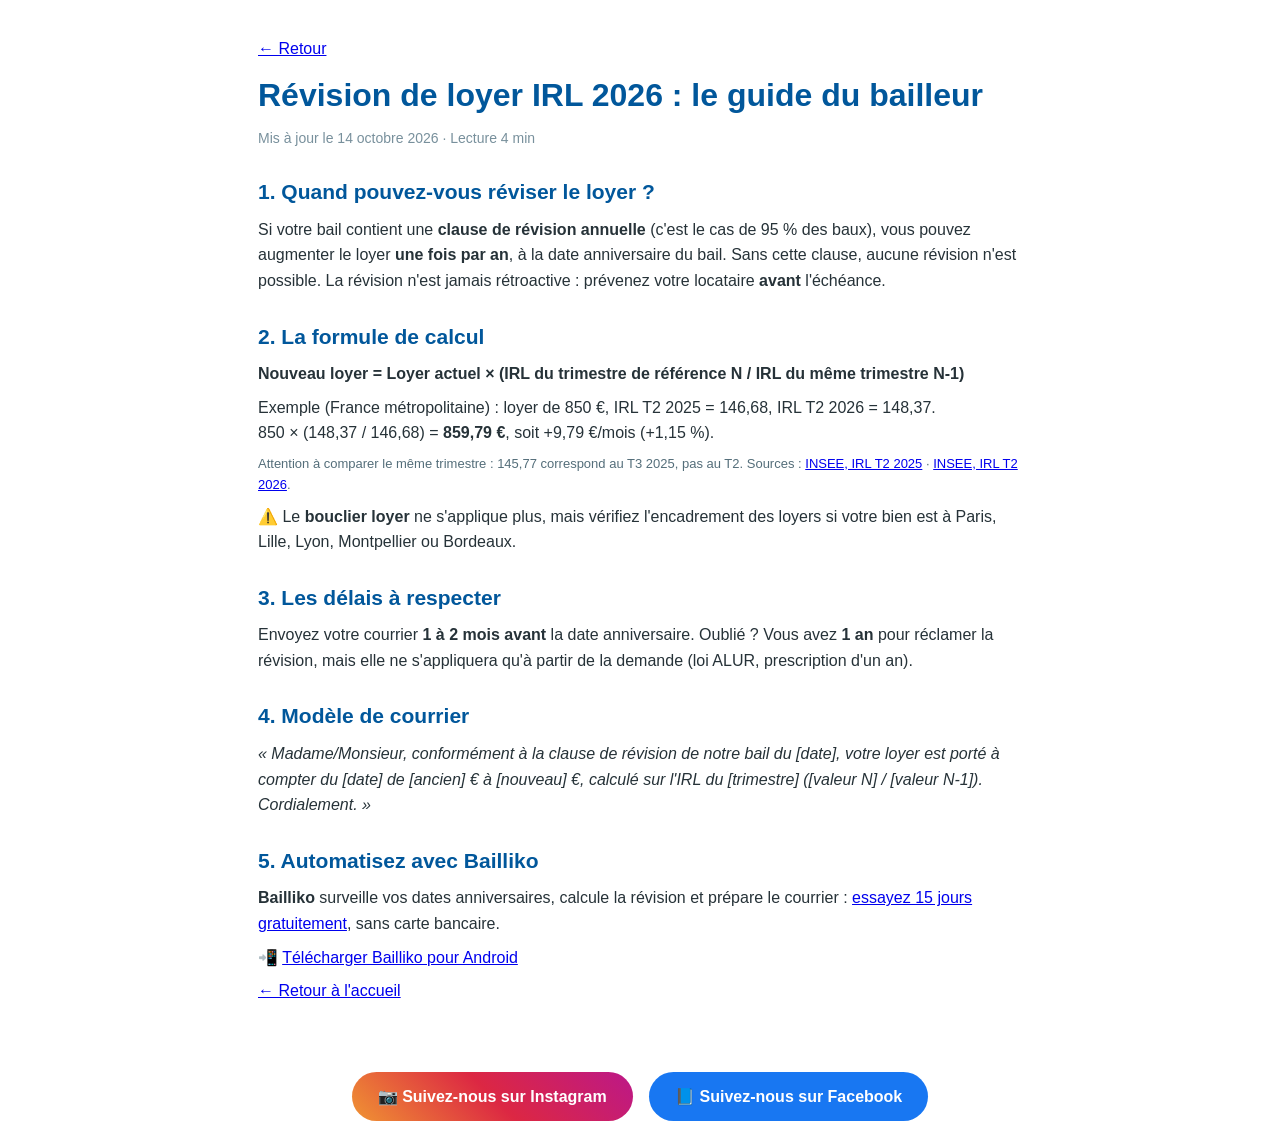
<file: guide-revision-irl.html>
<!DOCTYPE html>
<html lang="fr">
<head>
<meta charset="UTF-8">
<meta name="viewport" content="width=device-width, initial-scale=1.0">
<title>Révision de loyer IRL 2026 : calcul et modèle de courrier | Bailliko</title>
<meta name="description" content="Comment calculer une révision de loyer avec l'indice IRL en 2026 : formule, exemple chiffré, délais et modèle de courrier au locataire.">
<link rel="stylesheet" href="style.css">
</head>
<body>
<div class="legal">
<p><a href="bailliko.html">← Retour</a></p>
<h1>Révision de loyer IRL 2026 : le guide du bailleur</h1>
<p class="maj">Mis à jour le 14 octobre 2026 · Lecture 4 min</p>

<h2>1. Quand pouvez-vous réviser le loyer ?</h2>
<p>Si votre bail contient une <strong>clause de révision annuelle</strong> (c'est le cas de 95 % des baux), vous pouvez augmenter le loyer <strong>une fois par an</strong>, à la date anniversaire du bail. Sans cette clause, aucune révision n'est possible. La révision n'est jamais rétroactive : prévenez votre locataire <strong>avant</strong> l'échéance.</p>

<h2>2. La formule de calcul</h2>
<p><strong>Nouveau loyer = Loyer actuel × (IRL du trimestre de référence N / IRL du même trimestre N-1)</strong></p>
<p>Exemple (France métropolitaine) : loyer de 850 €, IRL T2 2025 = 146,68, IRL T2 2026 = 148,37.<br>
850 × (148,37 / 146,68) = <strong>859,79 €</strong>, soit +9,79 €/mois (+1,15 %).</p>
<p style="font-size:13px;color:#546e7a;">Attention à comparer le même trimestre : 145,77 correspond au T3 2025, pas au T2. Sources : <a href="https://www.insee.fr/fr/statistiques/8608932" target="_blank" rel="noopener">INSEE, IRL T2 2025</a> · <a href="https://www.insee.fr/fr/statistiques/9022797" target="_blank" rel="noopener">INSEE, IRL T2 2026</a>.</p>
<p>⚠️ Le <strong>bouclier loyer</strong> ne s'applique plus, mais vérifiez l'encadrement des loyers si votre bien est à Paris, Lille, Lyon, Montpellier ou Bordeaux.</p>

<h2>3. Les délais à respecter</h2>
<p>Envoyez votre courrier <strong>1 à 2 mois avant</strong> la date anniversaire. Oublié ? Vous avez <strong>1 an</strong> pour réclamer la révision, mais elle ne s'appliquera qu'à partir de la demande (loi ALUR, prescription d'un an).</p>

<h2>4. Modèle de courrier</h2>
<p><em>« Madame/Monsieur, conformément à la clause de révision de notre bail du [date], votre loyer est porté à compter du [date] de [ancien] € à [nouveau] €, calculé sur l'IRL du [trimestre] ([valeur N] / [valeur N-1]). Cordialement. »</em></p>

<h2>5. Automatisez avec Bailliko</h2>
<p><strong>Bailliko</strong> surveille vos dates anniversaires, calcule la révision et prépare le courrier : <a href="commande.html">essayez 15 jours gratuitement</a>, sans carte bancaire.</p>
<p>📲 <a href="Bailliko.apk" download>Télécharger Bailliko pour Android</a></p>
<p><a href="bailliko.html">← Retour à l'accueil</a></p>
</div>
<p style="text-align:center;margin:18px 0;">
<a href="https://www.instagram.com/irivo2026/" target="_blank" rel="noopener" style="display:inline-block;background:linear-gradient(45deg,#f09433,#dc2743,#bc1888);color:#fff;font-weight:bold;text-decoration:none;padding:12px 26px;border-radius:30px;margin:6px;">📷 Suivez-nous sur Instagram</a>
<a href="https://www.facebook.com/profile.php?id=61595335291716" target="_blank" rel="noopener" style="display:inline-block;background:#1877f2;color:#fff;font-weight:bold;text-decoration:none;padding:12px 26px;border-radius:30px;margin:6px;">📘 Suivez-nous sur Facebook</a>
</p>
</body>
</html>
</file>
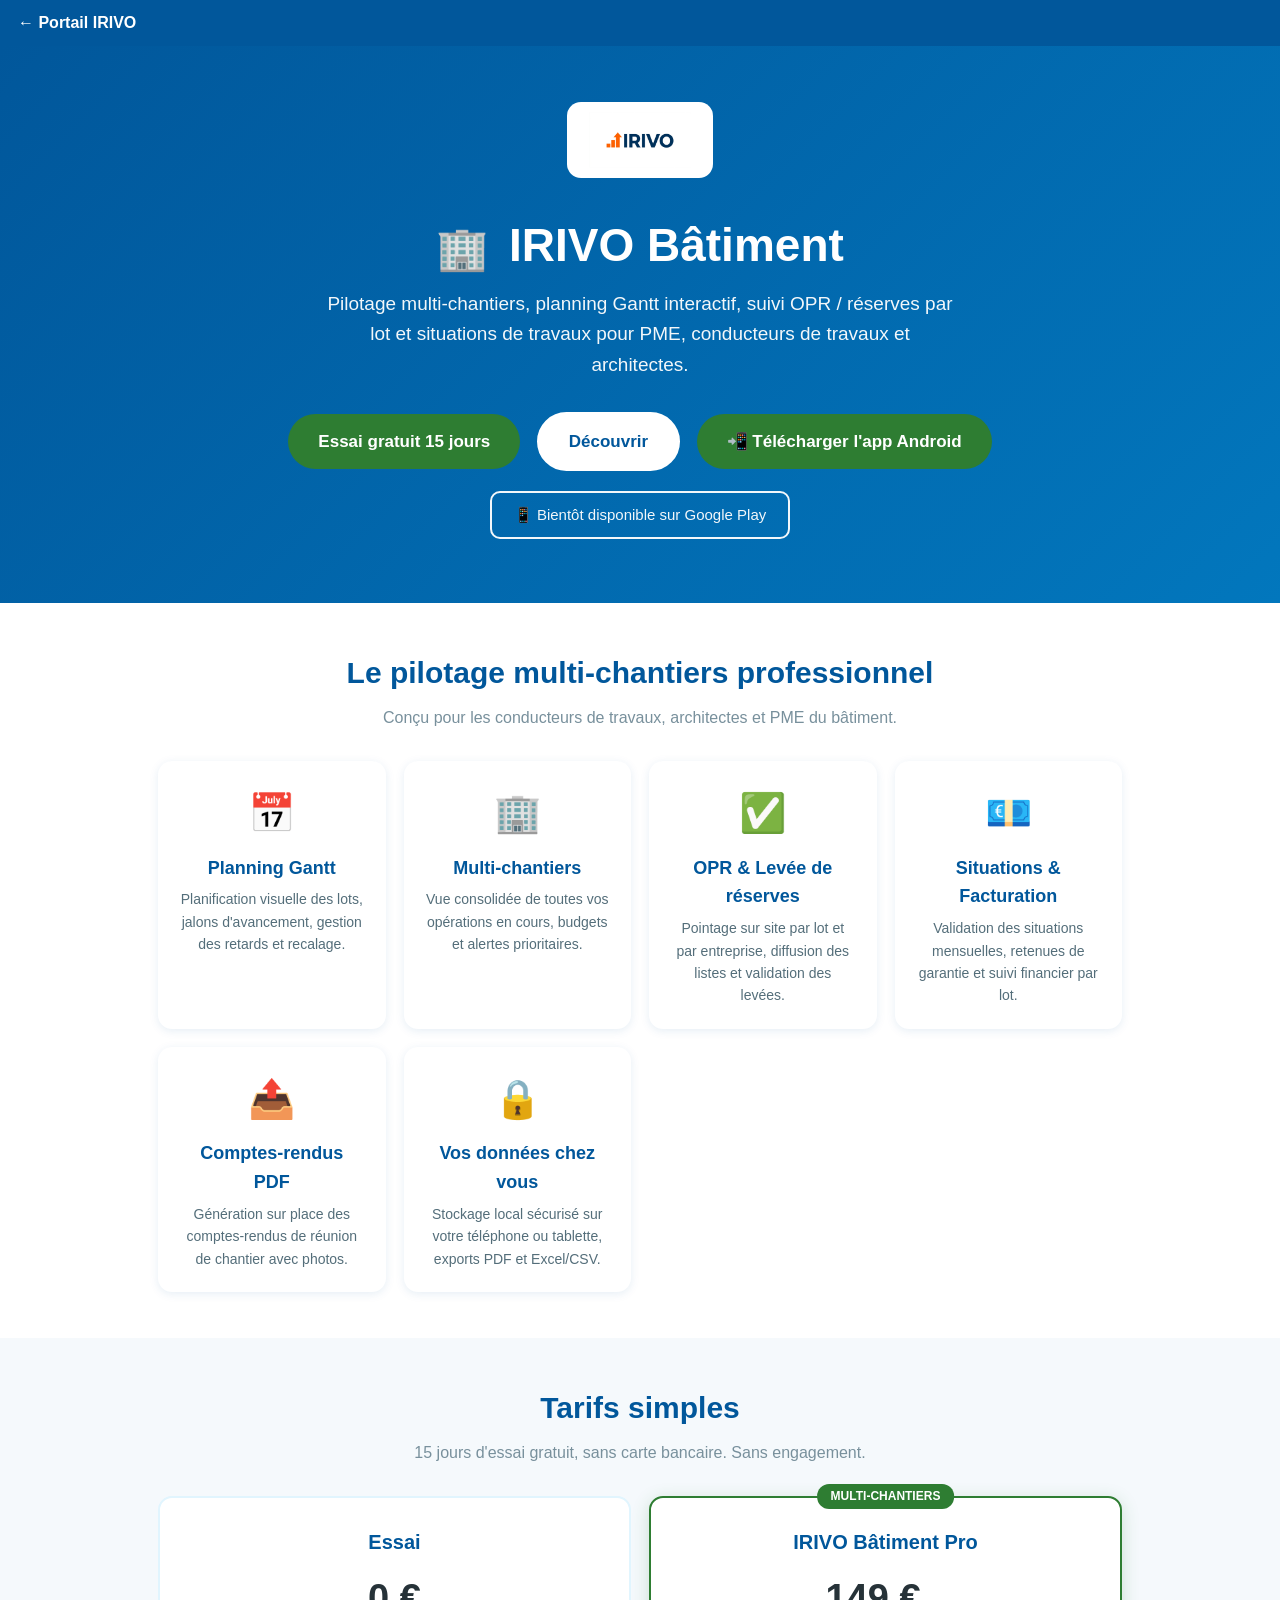
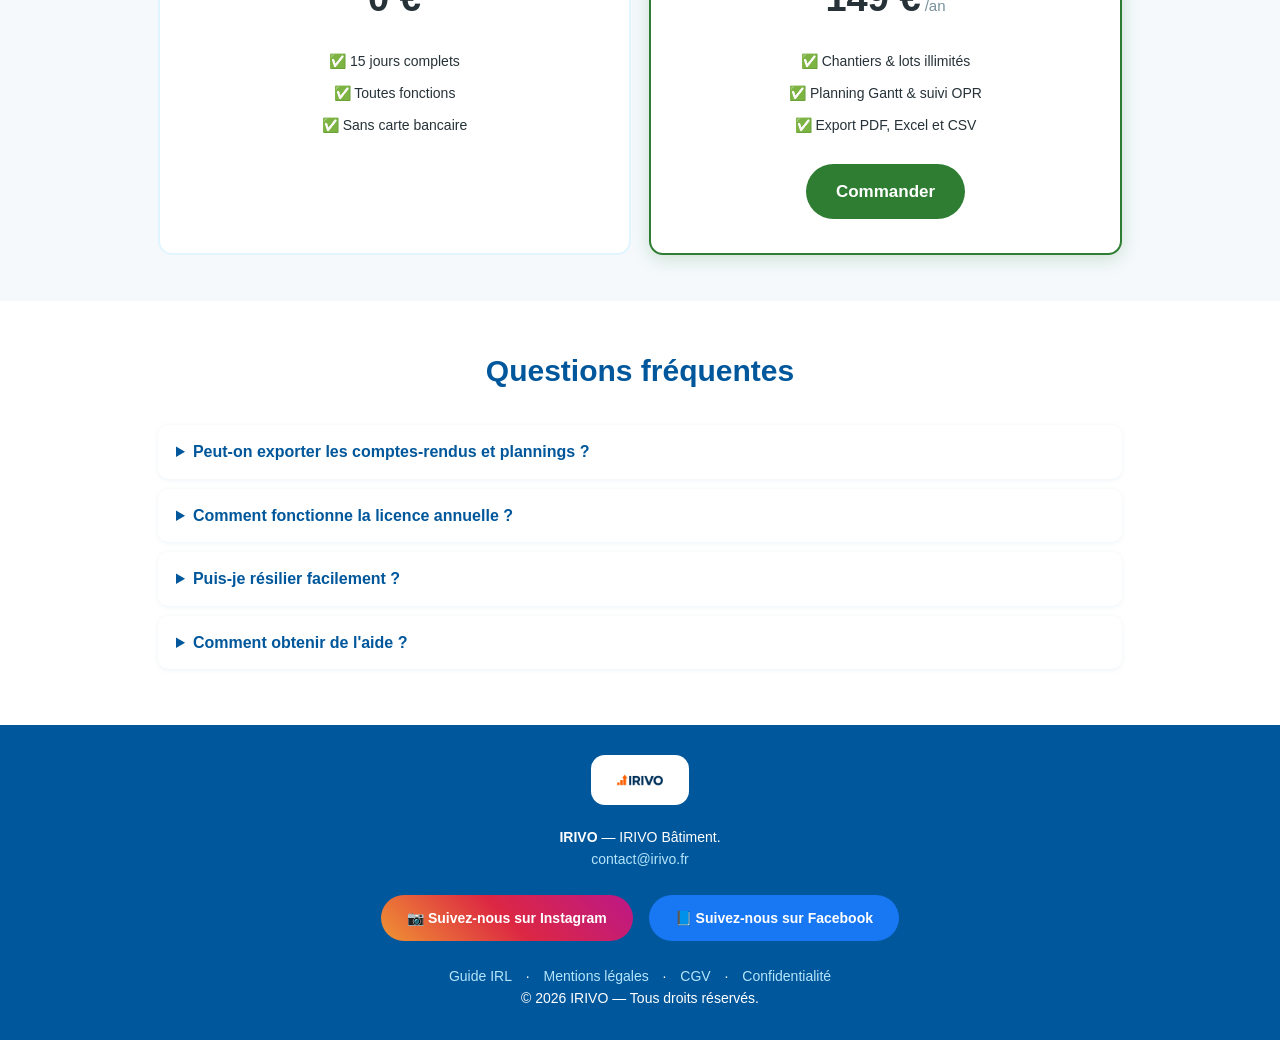
<file: irivo-batiment.html>
<!DOCTYPE html>
<html lang="fr">
<head>
<meta charset="UTF-8">
<meta name="viewport" content="width=device-width, initial-scale=1.0">
<title>IRIVO Bâtiment — Multi-chantiers, réserves, planning Gantt. Pour PME, conducteurs de travaux, architectes. | IRIVO</title>
<meta name="description" content="IRIVO Bâtiment par IRIVO : Multi-chantiers, réserves, planning Gantt. Pour PME, conducteurs de travaux, architectes. 15 jours d'essai gratuit.">
<link rel="stylesheet" href="style.css">
</head>
<body>
<nav style="background:#01579b;padding:10px 18px;"><a href="index.html" data-irivopage="index.html" style="color:#fff;text-decoration:none;font-weight:bold;">← Portail IRIVO</a></nav>
<header>
<div class="wrap">
<div class="badge-logo"><img src="logo-irivo.png" alt="IRIVO"></div>
<h1><span style="font-size:42px;vertical-align:middle;margin-right:8px;">🏢</span> IRIVO Bâtiment</h1>
<p class="accroche">Pilotage multi-chantiers, planning Gantt interactif, suivi OPR / réserves par lot et situations de travaux pour PME, conducteurs de travaux et architectes.</p>
<a class="btn" href="#tarifs">Essai gratuit 15 jours</a>
<a class="btn second" href="#fonctionnalites">Découvrir</a>
<a class="btn" href="#">📲 Télécharger l'app Android</a>
<div><span class="badge-play">📱 Bientôt disponible sur Google Play</span></div>
</div>
</header>

<section id="fonctionnalites">
<div class="wrap">
<h2>Le pilotage multi-chantiers professionnel</h2>
<p class="sous">Conçu pour les conducteurs de travaux, architectes et PME du bâtiment.</p>
<div class="grille">
<div class="carte"><div class="ico">📅</div><h3>Planning Gantt</h3><p>Planification visuelle des lots, jalons d'avancement, gestion des retards et recalage.</p></div>
<div class="carte"><div class="ico">🏢</div><h3>Multi-chantiers</h3><p>Vue consolidée de toutes vos opérations en cours, budgets et alertes prioritaires.</p></div>
<div class="carte"><div class="ico">✅</div><h3>OPR &amp; Levée de réserves</h3><p>Pointage sur site par lot et par entreprise, diffusion des listes et validation des levées.</p></div>
<div class="carte"><div class="ico">💶</div><h3>Situations &amp; Facturation</h3><p>Validation des situations mensuelles, retenues de garantie et suivi financier par lot.</p></div>
<div class="carte"><div class="ico">📤</div><h3>Comptes-rendus PDF</h3><p>Génération sur place des comptes-rendus de réunion de chantier avec photos.</p></div>
<div class="carte"><div class="ico">🔒</div><h3>Vos données chez vous</h3><p>Stockage local sécurisé sur votre téléphone ou tablette, exports PDF et Excel/CSV.</p></div>
</div>
</div>
</section>

<section id="tarifs" class="gris">
<div class="wrap">
<h2>Tarifs simples</h2>
<p class="sous">15 jours d'essai gratuit, sans carte bancaire. Sans engagement.</p>
<div class="tarifs">
<div class="tarif"><h3>Essai</h3><div class="prix">0 €</div><ul><li>✅ 15 jours complets</li><li>✅ Toutes fonctions</li><li>✅ Sans carte bancaire</li></ul></div>

<div class="tarif top">
<div class="etiquette">MULTI-CHANTIERS</div>
<h3>IRIVO Bâtiment Pro</h3>
<div class="prix">149 €<span> /an</span></div>
<ul><li>✅ Chantiers &amp; lots illimités</li><li>✅ Planning Gantt &amp; suivi OPR</li><li>✅ Export PDF, Excel et CSV</li></ul>
<a class="btn" href="commande.html" data-irivopage="commande.html">Commander</a>
</div>
</div>
</div>
</section>

<section class="faq">
<div class="wrap">
<h2>Questions fréquentes</h2>
<p class="sous"></p>
<details><summary>Peut-on exporter les comptes-rendus et plannings ?</summary><p>Oui : tous les rapports de réserves, comptes-rendus de chantier et plannings sont exportables en PDF et CSV/Excel.</p></details>
<details><summary>Comment fonctionne la licence annuelle ?</summary><p>Après les 15 jours d'essai gratuit, l'abonnement annuel s'active automatiquement sur votre appareil dès le paiement Stripe.</p></details>
<details><summary>Puis-je résilier facilement ?</summary><p>L'abonnement (12 mois) est reconduit tacitement chaque année ; résiliation à tout moment depuis votre <a href="https://billing.stripe.com/p/login/6oU28rd5H0m96ZN2Q82Nq00">espace client Stripe</a> ou par email, effet en fin de période payée. Aucun remboursement prorata, conformément aux <a href="cgv.html">CGV</a>.</p></details>
<details><summary>Comment obtenir de l'aide ?</summary><p>Écrivez-nous à <a href="mailto:contact@irivo.fr">contact@irivo.fr</a>, nous répondons sous 48 h ouvrées.</p></details>
</div>
</section>

<footer>
<div class="wrap">
<p><span class="badge-logo mini"><img src="logo-irivo.png" alt="IRIVO"></span></p>
<p><strong>IRIVO</strong> — IRIVO Bâtiment.<br>
<a href="mailto:contact@irivo.fr">contact@irivo.fr</a></p>
<p style="text-align:center;margin:18px 0;">
<a href="https://www.instagram.com/irivo2026/" target="_blank" rel="noopener" style="display:inline-block;background:linear-gradient(45deg,#f09433,#dc2743,#bc1888);color:#fff;font-weight:bold;text-decoration:none;padding:12px 26px;border-radius:30px;margin:6px;">📷 Suivez-nous sur Instagram</a>
<a href="https://www.facebook.com/profile.php?id=61595335291716" target="_blank" rel="noopener" style="display:inline-block;background:#1877f2;color:#fff;font-weight:bold;text-decoration:none;padding:12px 26px;border-radius:30px;margin:6px;">📘 Suivez-nous sur Facebook</a>
</p>
<p><a href="guide-revision-irl.html">Guide IRL</a> · <a href="mentions-legales.html">Mentions légales</a> · <a href="cgv.html">CGV</a> · <a href="confidentialite.html">Confidentialité</a></p>
<p>© 2026 IRIVO — Tous droits réservés.</p>
</div>
</footer>

</body>
</html>
</file>
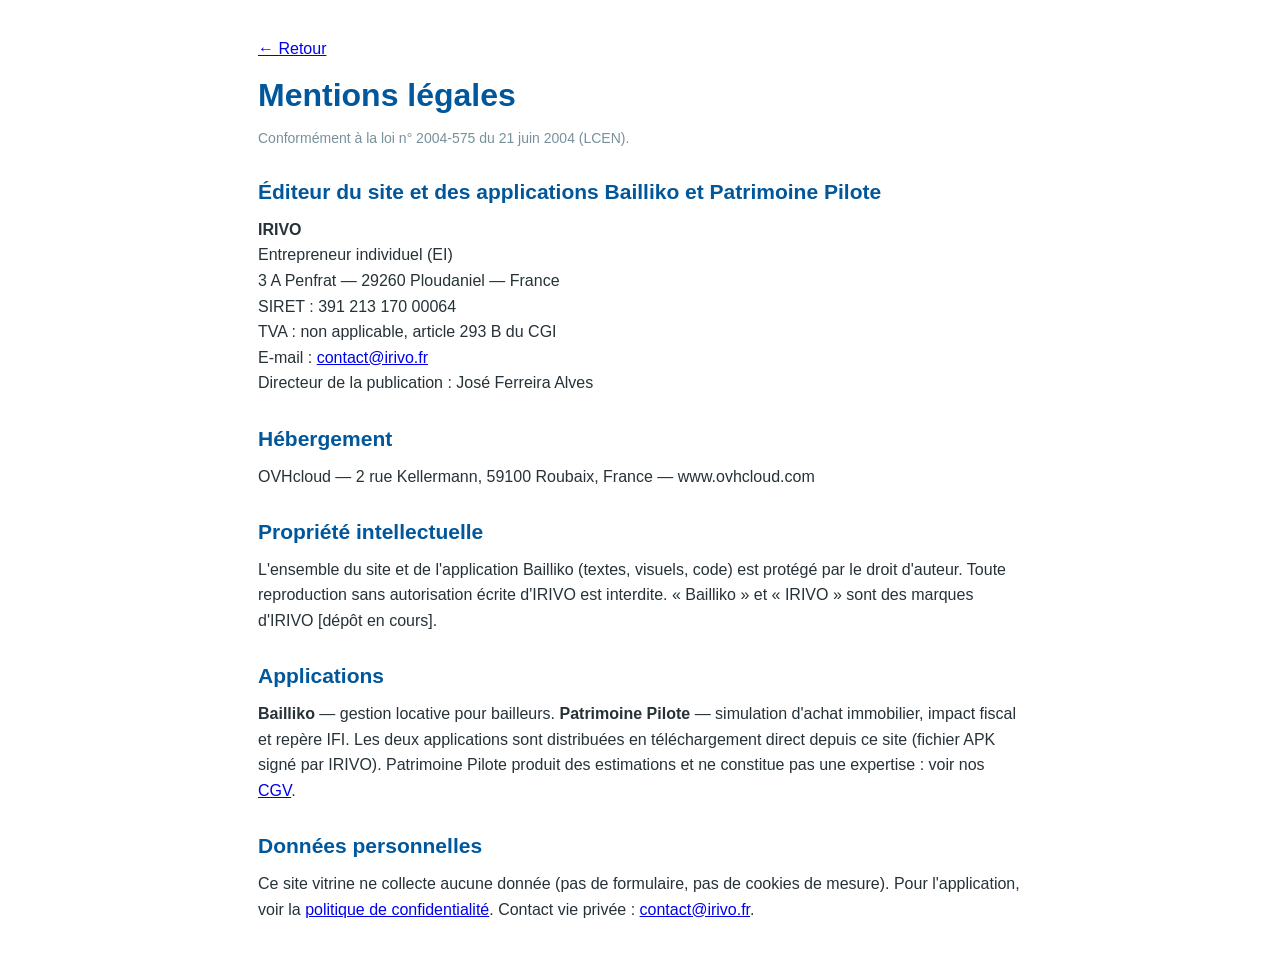
<file: mentions-legales.html>
<!DOCTYPE html>
<html lang="fr">
<head>
<meta charset="UTF-8">
<meta name="viewport" content="width=device-width, initial-scale=1.0">
<title>Mentions légales — IRIVO</title>
<link rel="stylesheet" href="style.css">
</head>
<body>
<div class="legal">
<p><a href="https://irivo.fr/index.html">← Retour</a></p>
<h1>Mentions légales</h1>
<p class="maj">Conformément à la loi n° 2004-575 du 21 juin 2004 (LCEN).</p>

<h2>Éditeur du site et des applications Bailliko et Patrimoine Pilote</h2>
<p><strong>IRIVO</strong><br>
Entrepreneur individuel (EI)<br>
3 A Penfrat — 29260 Ploudaniel — France<br>
SIRET : 391 213 170 00064<br>
TVA : non applicable, article 293 B du CGI<br>
E-mail : <a href="mailto:contact@irivo.fr">contact@irivo.fr</a><br>
Directeur de la publication : José Ferreira Alves</p>

<h2>Hébergement</h2>
<p>OVHcloud — 2 rue Kellermann, 59100 Roubaix, France — www.ovhcloud.com</p>

<h2>Propriété intellectuelle</h2>
<p>L'ensemble du site et de l'application Bailliko (textes, visuels, code) est protégé par le droit d'auteur. Toute reproduction sans autorisation écrite d'IRIVO est interdite. « Bailliko » et « IRIVO » sont des marques d'IRIVO [dépôt en cours].</p>

<h2>Applications</h2>
<p><strong>Bailliko</strong> — gestion locative pour bailleurs. <strong>Patrimoine Pilote</strong> — simulation d'achat immobilier, impact fiscal et repère IFI. Les deux applications sont distribuées en téléchargement direct depuis ce site (fichier APK signé par IRIVO). Patrimoine Pilote produit des estimations et ne constitue pas une expertise : voir nos <a href="https://irivo.fr/cgv.html">CGV</a>.</p>

<h2>Données personnelles</h2>
<p>Ce site vitrine ne collecte aucune donnée (pas de formulaire, pas de cookies de mesure). Pour l'application, voir la <a href="https://irivo.fr/confidentialite.html">politique de confidentialité</a>. Contact vie privée : <a href="mailto:contact@irivo.fr">contact@irivo.fr</a>.</p>
</div>
</body>
</html>
</file>
<file: style.css>
:root{--bleu:#0277bd;--bleu-fonce:#01579b;--vert:#2e7d32;--fond:#f5f9fc;--texte:#263238;--gris:#78909c}
*{box-sizing:border-box;margin:0;padding:0}
body{font-family:'Segoe UI',Roboto,Arial,sans-serif;color:var(--texte);background:#fff;line-height:1.6}
.wrap{max-width:1000px;margin:0 auto;padding:0 18px}
header{background:linear-gradient(135deg,var(--bleu-fonce),var(--bleu));color:#fff;padding:56px 0 64px;text-align:center}
header .logo{font-size:20px;opacity:.9;letter-spacing:2px}
header h1{font-size:46px;margin:10px 0 6px}
header p.accroche{font-size:19px;opacity:.95;max-width:640px;margin:0 auto 26px}
.btn{display:inline-block;background:var(--vert);color:#fff!important;text-decoration:none;font-weight:bold;padding:14px 30px;border-radius:30px;margin:6px;font-size:17px;cursor:pointer}
.btn.second{background:#fff;color:var(--bleu-fonce)!important;border:2px solid #fff}
.btn.sombre{background:var(--bleu-fonce)}
section{padding:46px 0}
section.gris{background:var(--fond)}
h2{text-align:center;font-size:30px;margin-bottom:8px;color:var(--bleu-fonce)}
p.sous{text-align:center;color:var(--gris);margin-bottom:30px}
.grille{display:grid;grid-template-columns:repeat(auto-fit,minmax(220px,1fr));gap:18px}
.carte{background:#fff;border-radius:14px;padding:22px;box-shadow:0 2px 10px rgba(1,87,155,.1);text-align:center}
.carte .ico{font-size:38px}
.carte h3{margin:10px 0 6px;font-size:18px;color:var(--bleu-fonce)}
.carte p{font-size:14px;color:#546e7a}
.tarifs{display:grid;grid-template-columns:repeat(auto-fit,minmax(240px,1fr));gap:18px;align-items:stretch}
.tarif{background:#fff;border:2px solid #e1f5fe;border-radius:14px;padding:28px 22px;text-align:center;position:relative}
.tarif.top{border-color:var(--vert);box-shadow:0 4px 18px rgba(46,125,50,.2)}
.tarif .etiquette{position:absolute;top:-14px;left:50%;transform:translateX(-50%);background:var(--vert);color:#fff;font-size:12px;font-weight:bold;padding:3px 14px;border-radius:12px;white-space:nowrap}
.tarif h3{color:var(--bleu-fonce);font-size:20px}
.tarif .prix{font-size:38px;font-weight:bold;margin:10px 0 2px}
.tarif .prix span{font-size:15px;color:var(--gris);font-weight:normal}
.tarif ul{list-style:none;margin:16px 0;font-size:14px}
.tarif li{padding:5px 0}
.faq details{background:#fff;border-radius:10px;padding:14px 18px;margin-bottom:10px;box-shadow:0 1px 5px rgba(1,87,155,.08)}
.faq summary{font-weight:bold;cursor:pointer;color:var(--bleu-fonce)}
footer{background:var(--bleu-fonce);color:#fff;padding:30px 0;text-align:center;font-size:14px}
footer a{color:#b3e5fc;margin:0 10px;text-decoration:none}
footer a:hover{text-decoration:underline}
.legal{max-width:800px;margin:0 auto;padding:36px 18px}
.legal h1{color:var(--bleu-fonce);margin-bottom:6px}
.legal h2{text-align:left;font-size:21px;margin:26px 0 8px}
.legal p,.legal li{margin-bottom:8px}
.legal .maj{color:var(--gris);font-size:14px}
.badge-play{display:inline-block;border:2px solid #fff;border-radius:10px;padding:10px 22px;margin-top:14px;font-size:15px;opacity:.95}
@media(max-width:600px){header h1{font-size:34px}.tarif .prix{font-size:32px}}
.badge-logo{background:#fff;border-radius:14px;padding:10px 22px;display:inline-block;margin-bottom:14px}
.badge-logo img{height:56px;display:block}
.badge-logo.mini{padding:6px 14px}.badge-logo.mini img{height:38px}
.app-ico{height:60px;vertical-align:-13px;border-radius:14px;margin-right:8px}
.anim{animation:fondu .8s ease both}
@keyframes fondu{from{opacity:0;transform:translateY(14px)}to{opacity:1;transform:none}}
.carte-app{transition:transform .25s,box-shadow .25s}
.carte-app:hover{transform:translateY(-6px);box-shadow:0 10px 24px rgba(1,87,155,.2)}
.carte-app.futur{border:2px dashed #b0bec5}
.app-ico-xl{width:76px;height:76px;border-radius:18px}
.badge-dispo{display:inline-block;background:#E8F5E9;color:#2E7D32;font-size:12px;font-weight:bold;padding:3px 14px;border-radius:20px}
.badge-soon{display:inline-block;background:#FFF3E0;color:#E65100;font-size:12px;font-weight:bold;padding:3px 14px;border-radius:20px}
nav a:hover{text-decoration:underline}
</file>
